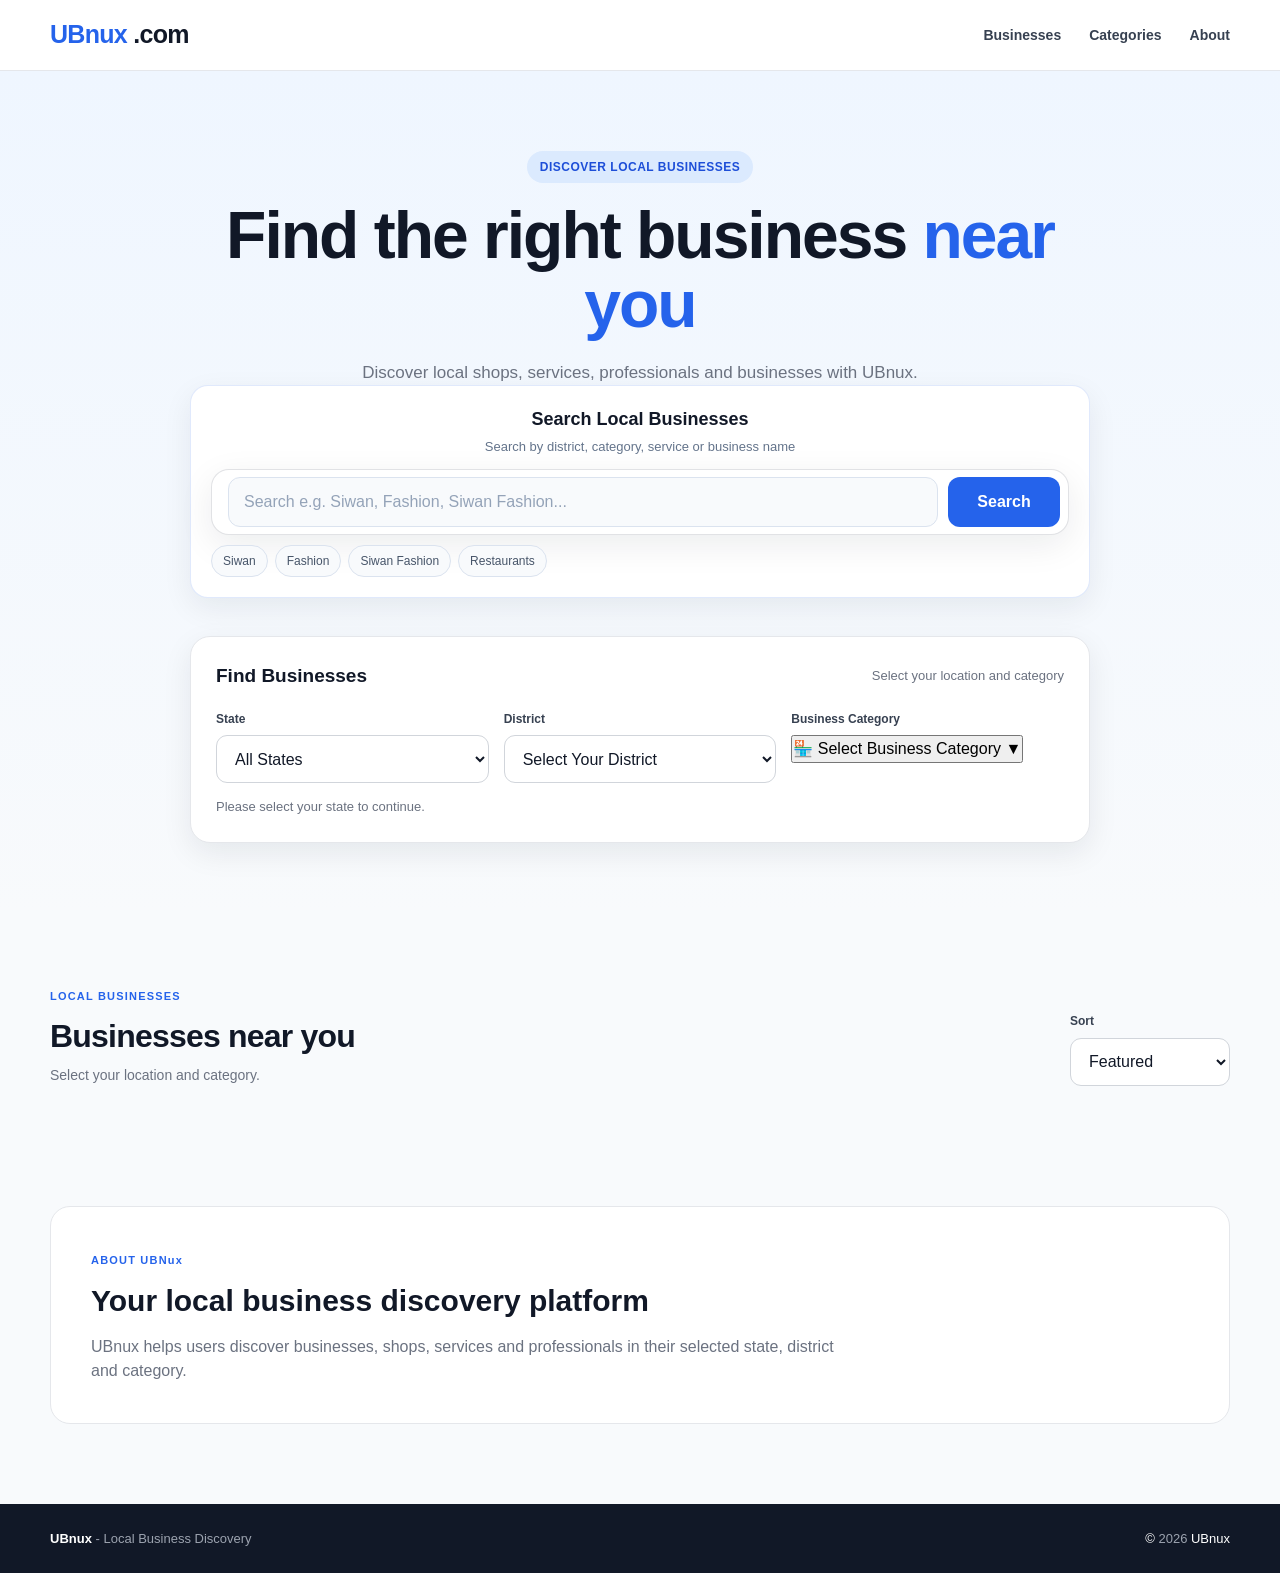
<file: index.html>
<!DOCTYPE html>
<html lang="en-IN">

<head>

  <!-- =====================================================
       DOCUMENT
  ====================================================== -->

  <meta charset="UTF-8">

  <meta
    name="viewport"
    content="width=device-width, initial-scale=1.0"
  >

  <meta
    name="theme-color"
    content="#2563eb"
  >


  <!-- =====================================================
       PRIMARY SEO
  ====================================================== -->

  <title>
    UBnux - Find Local Businesses, Shops & Services Near You
  </title>

  <meta
    name="description"
    content="Discover local businesses, shops, services and professionals near you. Find business details, locations, services and contact information with UBnux."
  >

  <meta
    name="robots"
    content="index,follow,max-image-preview:large,max-snippet:-1,max-video-preview:-1"
  >

  <link
    rel="canonical"
    href="https://ubnux.com/"
  >

  <link rel="sitemap" type="application/xml" href="/sitemap-businesses.xml">


  <!-- =====================================================
       OPEN GRAPH
  ====================================================== -->

  <meta
    property="og:site_name"
    content="UBnux"
  >

  <meta
    property="og:type"
    content="website"
  >

  <meta
    property="og:title"
    content="UBnux - Find Local Businesses, Shops & Services Near You"
  >

  <meta
    property="og:description"
    content="Discover local businesses, shops, services and professionals near you with UBnux."
  >

  <meta
    property="og:url"
    content="https://ubnux.com/"
  >

  <meta
    property="og:locale"
    content="en_IN"
  >

  <meta
    property="og:image"
    content="https://ubnux.com/assets/images/default-business.jpg"
  >

  <meta
    property="og:image:alt"
    content="UBnux local business discovery platform"
  >


  <!-- =====================================================
       TWITTER / SOCIAL
  ====================================================== -->

  <meta
    name="twitter:card"
    content="summary_large_image"
  >

  <meta
    name="twitter:title"
    content="UBnux - Find Local Businesses, Shops & Services Near You"
  >

  <meta
    name="twitter:description"
    content="Discover local businesses, shops, services and professionals near you with UBnux."
  >

  <meta
    name="twitter:image"
    content="https://ubnux.com/assets/images/default-business.jpg"
  >


  <!-- =====================================================
       STYLES
  ====================================================== -->

  <link
    rel="stylesheet"
    href="/assets/css/style.css?v=20260925-1"
  >

  <!-- =====================================================
       SMART SEARCH
       -----------------------------------------------------
       Supports:
       /siwan/
       /fashion/
       /siwan/fashion/
       /green-india-siwan/
       /siwaan-fashon-siwan/
       and business-name search.
  ====================================================== -->

  <link
    rel="stylesheet"
    href="/assets/css/smart-search.css?v=1.0.0"
  >


  <!-- =====================================================
       PRECONNECT
       Helps reduce connection latency for future assets.
  ====================================================== -->

  <link
    rel="preconnect"
    href="https://fonts.googleapis.com"
  >

  <link
    rel="preconnect"
    href="https://fonts.gstatic.com"
    crossorigin
  >


<style id="ubnux-smart-search-static-css">
.ubnux-smart-search-static{width:100%;margin:0 0 18px;padding:20px;border:1px solid rgba(37,99,235,.14);border-radius:18px;background:#fff;box-shadow:0 10px 30px rgba(15,23,42,.07);box-sizing:border-box}
.ubnux-smart-search-static-title{display:flex;flex-direction:column;gap:4px;margin-bottom:12px}
.ubnux-smart-search-static-title strong{font-size:18px;color:#111827}
.ubnux-smart-search-static-title span{font-size:13px;color:#64748b}
.ubnux-smart-search-form{display:flex;gap:10px;width:100%}
.ubnux-smart-search-form input{flex:1;min-width:0;height:50px;padding:0 15px;border:1px solid #dbe3ef;border-radius:12px;background:#f8fafc;color:#111827;font:inherit;box-sizing:border-box;outline:none}
.ubnux-smart-search-form input:focus{background:#fff;border-color:#2563eb;box-shadow:0 0 0 4px rgba(37,99,235,.1)}
.ubnux-smart-search-form button{height:50px;padding:0 22px;border:0;border-radius:12px;background:#2563eb;color:#fff;font:inherit;font-weight:700;cursor:pointer}
.ubnux-smart-search-hints{display:flex;flex-wrap:wrap;gap:7px;margin-top:10px}
.ubnux-smart-search-hints button{padding:6px 11px;border:1px solid #dbe3ef;border-radius:999px;background:#f8fafc;color:#475569;font:inherit;font-size:12px;cursor:pointer}
.ubnux-smart-search-hints button:hover{background:#eff6ff;border-color:#93c5fd;color:#1d4ed8}
@media(max-width:600px){.ubnux-smart-search-static{padding:15px;border-radius:15px}.ubnux-smart-search-form{flex-direction:column}.ubnux-smart-search-form input,.ubnux-smart-search-form button{width:100%;height:48px}.ubnux-smart-search-hints{gap:6px}}
</style>
<link rel="stylesheet" href="/assets/css/secure-business.css?v=5.0.1">
</head>


<body>


  <!-- =====================================================
       GLOBAL PAGE LOADER
       -----------------------------------------------------
       Used by the homepage application.
       Business pages use their own loader below.
  ====================================================== -->

  <div
    id="pageLoader"
    class="page-loader"
    aria-hidden="true"
  >

    <div class="loader-box">

      <div
        class="spinner"
        aria-hidden="true"
      ></div>

      <div
        id="loaderText"
        class="loader-text"
      >
        Loading UBnux...
      </div>

    </div>

  </div>


  <!-- =====================================================
       HOMEPAGE APPLICATION
       -----------------------------------------------------
       Everything inside this wrapper belongs to the
       normal UBnux directory/homepage.
  ====================================================== -->

  <div id="homePage">


    <!-- ===================================================
         SITE HEADER
    ==================================================== -->

    <header class="site-header">

      <div class="container header-inner">


        <!-- BRAND -->

        <a
          href="/"
          class="brand"
          aria-label="UBnux Home"
        >

          <span class="brand-main">
            UBnux
          </span>

          <span class="brand-dot">
            .com
          </span>

        </a>


        <!-- MOBILE MENU -->

        <button
          id="mobileMenuButton"
          class="mobile-menu-button"
          type="button"
          aria-label="Open menu"
          aria-controls="mainNav"
          aria-expanded="false"
        >
          ☰
        </button>


        <!-- NAVIGATION -->

        <nav
          id="mainNav"
          class="main-nav"
          aria-label="Main navigation"
        >

          <a href="#businesses">
            Businesses
          </a>

          <a href="#categories">
            Categories
          </a>

          <a href="#about">
            About
          </a>

        </nav>


      </div>

    </header>


    <!-- ===================================================
         HOMEPAGE MAIN
    ==================================================== -->

    <main id="homeMain">


      <!-- =================================================
           HERO
      ================================================== -->

      <section
        class="hero"
        aria-labelledby="heroTitle"
      >

        <div class="container">

          <div class="hero-content">


            <span class="hero-badge">
              Discover Local Businesses
            </span>


            <h1 id="heroTitle">

              Find the right business

              <span>
                near you
              </span>

            </h1>


            <p>
              Discover local shops, services, professionals
              and businesses with UBnux.
            </p>


            <!-- ===========================================
                 LOCATION / CATEGORY SELECTOR
            ============================================ -->

                          <div class="ubnux-smart-search-static" id="ubnuxSmartSearchStatic">
                <div class="ubnux-smart-search-static-title">
                  <strong>Search Local Businesses</strong>
                  <span>Search by district, category, service or business name</span>
                </div>
                <form id="ubnuxSmartSearchForm" class="ubnux-smart-search-form" role="search">
                  <input id="ubnuxSmartSearchInput" data-ubnux-search="true" type="search" name="q" autocomplete="off" spellcheck="false" placeholder="Search e.g. Siwan, Fashion, Siwan Fashion..." aria-label="Search local businesses">
                  <button type="submit">Search</button>
                </form>
                <div class="ubnux-smart-search-hints">
                  <button type="button" data-smart-query="siwan">Siwan</button>
                  <button type="button" data-smart-query="fashion">Fashion</button>
                  <button type="button" data-smart-query="siwan fashion">Siwan Fashion</button>
                  <button type="button" data-smart-query="restaurants">Restaurants</button>
                </div>
              </div>

<div class="selector-card">


              <div class="selector-title">

                <strong>
                  Find Businesses
                </strong>

                <span>
                  Select your location and category
                </span>

              </div>


              <div class="selector-grid">


                <!-- =======================================
                     STATE
                ======================================== -->

                <div class="field-group">

                  <label for="stateFilter">
                    State
                  </label>

                  <select
                    id="stateFilter"
                    disabled
                    aria-label="Select State"
                  >

                    <option value="">
                      Select Your State
                    </option>

                  </select>

                </div>


                <!-- =======================================
                     DISTRICT
                ======================================== -->

                <div class="field-group">

                  <label for="districtFilter">
                    District
                  </label>

                  <select
                    id="districtFilter"
                    disabled
                    aria-label="Select District"
                  >

                    <option value="">
                      Select Your District
                    </option>

                  </select>

                </div>


                <!-- =======================================
                     CATEGORY
                ======================================== -->

                <div class="field-group">

                  <label
                    for="categoryDropdownButton"
                  >
                    Business Category
                  </label>


                  <div
                    id="categoryDropdown"
                    class="category-dropdown"
                  >


                    <!-- CATEGORY BUTTON -->

                    <button
                      id="categoryDropdownButton"
                      class="category-dropdown-button"
                      type="button"
                      aria-haspopup="listbox"
                      aria-expanded="false"
                      aria-controls="categoryDropdownMenu"
                      disabled
                    >

                      <span
                        id="selectedCategoryIcon"
                        class="category-selected-icon"
                        aria-hidden="true"
                      >
                        🏪
                      </span>


                      <span
                        id="selectedCategoryText"
                        class="category-selected-text"
                      >
                        Select Business Category
                      </span>


                      <span
                        class="category-arrow"
                        aria-hidden="true"
                      >
                        ▼
                      </span>

                    </button>


                    <!-- CATEGORY MENU -->

                    <div
                      id="categoryDropdownMenu"
                      class="category-dropdown-menu"
                      role="listbox"
                      aria-label="Business Category"
                      hidden
                    >


                      <!-- CATEGORY SEARCH -->

                      <div class="category-search">

                        <input
                          id="categorySearchInput"
                          type="search"
                          placeholder="Search category..."
                          autocomplete="off"
                          aria-label="Search business category"
                        >

                      </div>


                      <!-- CATEGORY OPTIONS -->

                      <div
                        id="categoryOptions"
                        class="category-options"
                      >
                        <!-- Dynamic categories -->
                      </div>


                      <!-- EMPTY RESULT -->

                      <div
                        id="categoryEmptyState"
                        class="category-empty-state"
                        hidden
                      >
                        No category found.
                      </div>


                    </div>

                  </div>

                </div>


              </div>


              <!-- SELECTION MESSAGE -->

              <div
                id="selectionMessage"
                class="selection-message"
                role="status"
                aria-live="polite"
              >
                Please select your state to continue.
              </div>


            </div>

          </div>

        </div>

      </section>


      <!-- =================================================
           BUSINESS DIRECTORY
      ================================================== -->

      <section
        id="businesses"
        class="business-section"
        aria-labelledby="businessSectionTitle"
      >

        <div class="container">


          <!-- SECTION HEADER -->

          <div class="section-header">

            <div>

              <span class="section-kicker">
                LOCAL BUSINESSES
              </span>

              <h2 id="businessSectionTitle">
                Businesses near you
              </h2>

              <p
                id="businessSummary"
                class="business-summary"
              >
                Select your location and category.
              </p>

            </div>


            <!-- SORT -->

            <div class="sort-wrapper">

              <label for="sortFilter">
                Sort
              </label>

              <select
                id="sortFilter"
                disabled
              >

                <option value="featured">
                  Featured
                </option>

                <option value="rating">
                  Rating
                </option>

                <option value="name">
                  Name
                </option>

              </select>

            </div>


          </div>


          <!-- BUSINESS GRID -->

          <div
            id="businessGrid"
            class="business-grid"
          ></div>


          <!-- EMPTY STATE -->

          <div
            id="emptyState"
            class="empty-state hidden"
          >

            <div
              class="empty-icon"
              aria-hidden="true"
            >
              🔎
            </div>

            <h3>
              No businesses found
            </h3>

            <p>
              We couldn't find any businesses
              for your selected location and category.
            </p>

          </div>


          <!-- LOAD MORE -->

          <div
            id="loadMoreWrapper"
            class="load-more-wrapper hidden"
          >

            <button
              id="loadMoreButton"
              class="load-more-button"
              type="button"
            >
              Load More
            </button>

          </div>


        </div>

      </section>


      <!-- =================================================
           ABOUT
      ================================================== -->

      <section
        id="about"
        class="about-section"
        aria-labelledby="aboutTitle"
      >

        <div class="container">

          <div class="about-card">

            <span class="section-kicker">
              ABOUT UBNux
            </span>

            <h2 id="aboutTitle">
              Your local business discovery platform
            </h2>

            <p>
              UBnux helps users discover businesses,
              shops, services and professionals in their
              selected state, district and category.
            </p>

          </div>

        </div>

      </section>


    </main>


    <!-- ===================================================
         SITE FOOTER
    ==================================================== -->

    <footer class="site-footer">

      <div class="container footer-inner">

        <div>

          <strong>
            UBnux
          </strong>

          <span>
            - Local Business Discovery
          </span>

        </div>


        <div>

          ©
          <span id="currentYear"></span>
          UBnux

        </div>

      </div>

    </footer>


  </div>
  <!-- /#homePage -->


  <!-- =====================================================
       BUSINESS SEO PAGE
       -----------------------------------------------------
       URL:
       /in/{state}/{district}/{category}/{business}/

       This shell is intentionally OUTSIDE #homePage.

       business-page.js controls:
       - loading
       - error
       - template
       - business content
       - SEO
       - schema
       - breadcrumbs
  ====================================================== -->

  <div
    id="businessPageRoot"
    class="business-page-root"
    hidden
    aria-live="polite"
  >


    <!-- ===================================================
         BUSINESS PAGE LOADER
    ==================================================== -->

    <div
      id="businessPageLoader"
      class="business-page-loader"
      hidden
      aria-live="polite"
      aria-busy="true"
    >

      <div class="business-page-loader-inner">

        <div
          class="business-page-loader-spinner"
          aria-hidden="true"
        ></div>

        <p>
          Loading business...
        </p>

      </div>

    </div>


    <!-- ===================================================
         BUSINESS PAGE ERROR
    ==================================================== -->

    <div
      id="businessPageError"
      class="business-page-error"
      hidden
      role="alert"
    ></div>


    <!-- ===================================================
         BUSINESS TEMPLATE CONTENT

         Individual template HTML is injected here.

         Example:
         /assets/business-sites/clothing/index.html
         /assets/business-sites/restaurant/index.html
    ==================================================== -->

    <main
      id="businessPageContent"
      class="business-page-content"
    ></main>


  </div>
  <!-- /#businessPageRoot -->


  <!-- =====================================================
       JAVASCRIPT
       ===================================================== -->


  <!-- =====================================================
       CORE CONFIG
  ====================================================== -->

  <script src="/assets/js/config.js?v=8.0.0"></script>
<script src="/assets/js/cache.js?v=8.0.0"></script>


  <!-- =====================================================
       CORE ROUTER
  ====================================================== -->

  <script src="/assets/js/router.js?v=8.0.0"></script>


  <!-- =====================================================
       API CLIENT
  ====================================================== -->

  <script src="/assets/js/api.js?v=8.0.0"></script>


  <!-- =====================================================
       SEO ROUTER
       -----------------------------------------------------
       Detects:
       /in/state/district/category/business/
  ====================================================== -->

  <script src="/assets/js/seo/seo-router.js?v=6.5.0"></script>


  <!-- =====================================================
       SEO META
       -----------------------------------------------------
       Controls:
       - title
       - description
       - canonical
       - robots
       - Open Graph
       - Twitter
  ====================================================== -->

  <script src="/assets/js/seo/seo-meta.js?v=5.0.1"></script>


  <!-- =====================================================
       SEO SCHEMA
       -----------------------------------------------------
       Renders backend-generated JSON-LD only.
  ====================================================== -->

  <script src="/assets/js/seo/schema.js?v=5.0.1"></script>


  <!-- =====================================================
       BUSINESS SEO PAGE CONTROLLER
       -----------------------------------------------------
       Controls:
       - business route
       - API lookup
       - template loading
       - business data binding
       - SEO
       - breadcrumbs
       - schema
  ====================================================== -->

  <script>
(function(){
  "use strict";
  var permanent=false;
  if(window.UBnuxRouter && typeof window.UBnuxRouter.isBusinessRoute==="function"){
    permanent=window.UBnuxRouter.isBusinessRoute();
  }else{
    var p=(window.location.pathname||"/").split("?")[0].split("#")[0]
      .split("/").filter(Boolean).map(function(x){
        try{return decodeURIComponent(x).toLowerCase();}catch(e){return String(x).toLowerCase();}
      });
    permanent=p.length===5 && p[0]==="in" && !!p[1] && !!p[2] && !!p[3] && !!p[4];
  }
  if(!permanent) return;

  var s=document.createElement("script");
  s.src="/assets/js/seo/business-page.js?v=5.7.0";
  s.async=false;
  document.head.appendChild(s);
})();
</script>


  <!-- =====================================================
       HOMEPAGE / DIRECTORY SYSTEM
  ====================================================== -->

  <script src="/assets/js/storage.js?v=8.0.0"></script>

  <script src="/assets/js/state.js?v=8.0.0"></script>

  <script src="/assets/js/districts.js?v=8.0.0"></script>

  <script src="/assets/js/categories.js?v=8.0.0"></script>

  <script src="/assets/js/businesses.js?v=8.0.0"></script>

  <!-- =====================================================
       SMART SEARCH CONTROLLER
       -----------------------------------------------------
       Must load before app.js so Smart Search routes are
       recognized before normal directory initialization.
  ====================================================== -->

  <script src="/assets/js/smart-search.js?v=8.1.0"></script>

  <!-- =====================================================
       MAIN APPLICATION
       -----------------------------------------------------
       Smart Search aware application controller.
  ====================================================== -->

  <!-- Smart Search behavior is owned by smart-search.js. -->
<script src="/assets/js/app.js?v=8.0.0"></script>




</body>

</html>
</file>
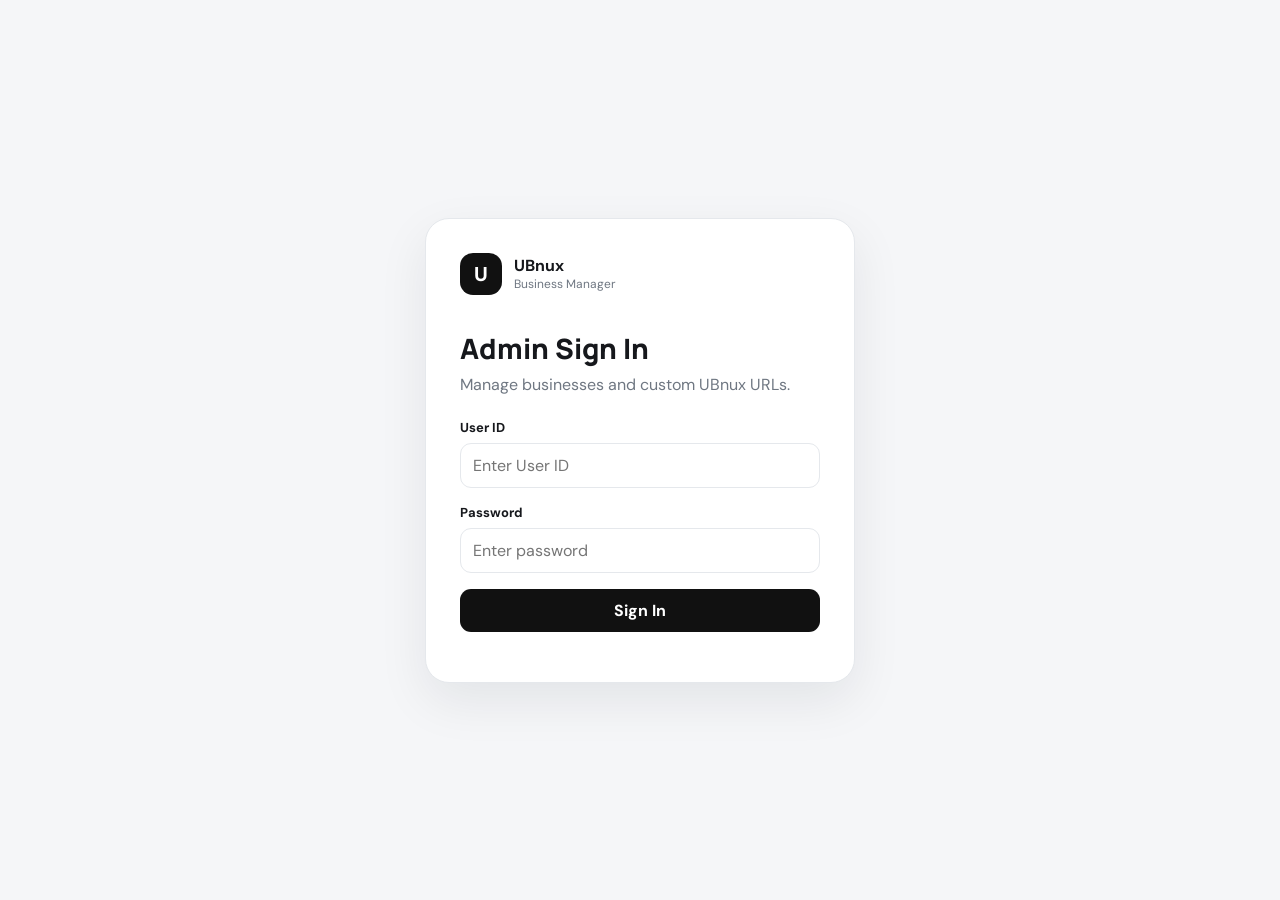
<file: business-manager/index.html>
<!DOCTYPE html>
<html lang="en-IN">

<head>

  <meta charset="UTF-8">

  <meta
    name="viewport"
    content="width=device-width,initial-scale=1"
  >

  <title>UBnux Business Manager</title>

  <meta
    name="robots"
    content="noindex,nofollow"
  >

  <meta
    name="theme-color"
    content="#111111"
  >

  <link
    rel="preconnect"
    href="https://fonts.googleapis.com"
  >

  <link
    rel="preconnect"
    href="https://fonts.gstatic.com"
    crossorigin
  >

  <link
    href="https://fonts.googleapis.com/css2?family=DM+Sans:wght@400;500;600;700&family=Manrope:wght@600;700;800&display=swap"
    rel="stylesheet"
  >

  <link
    rel="stylesheet"
    href="./assets/css/style.css"
  >

</head>


<body>


<!-- =====================================================
     GLOBAL TOAST
===================================================== -->

<div
  id="toastHost"
  class="toast-host"
  aria-live="polite"
  aria-atomic="true"
></div>


<!-- =====================================================
     LOGIN VIEW
===================================================== -->

<section
  id="loginView"
  class="auth-shell"
>

  <div class="auth-card">


    <!-- BRAND -->

    <div class="brand">

      <div class="brand-mark">
        U
      </div>

      <div>

        <b>
          UBnux
        </b>

        <small>
          Business Manager
        </small>

      </div>

    </div>


    <!-- LOGIN HEADING -->

    <h1>
      Admin Sign In
    </h1>


    <p class="muted">
      Manage businesses and custom UBnux URLs.
    </p>


    <!-- LOGIN FORM -->

    <form
      id="loginForm"
      class="stack"
      data-login-form
      autocomplete="on"
    >


      <!-- USER ID -->

      <label>

        <span>
          User ID
        </span>

        <input
          id="loginUserId"
          name="userId"
          type="text"
          required
          autocomplete="username"
          autocapitalize="none"
          spellcheck="false"
          placeholder="Enter User ID"
        >

      </label>


      <!-- PASSWORD -->

      <label>

        <span>
          Password
        </span>

        <input
          id="loginPassword"
          name="password"
          type="password"
          required
          autocomplete="current-password"
          placeholder="Enter password"
        >

      </label>


      <!-- LOGIN BUTTON -->

      <button
        id="loginBtn"
        class="btn primary"
        type="submit"
      >
        Sign In
      </button>


      <!-- LOGIN MESSAGE -->

      <div
        id="loginMessage"
        class="message"
        data-login-message
        role="status"
        aria-live="polite"
      ></div>


    </form>


  </div>

</section>



<!-- =====================================================
     APPLICATION
===================================================== -->

<div
  id="appView"
  class="app"
  hidden
>


  <!-- ===================================================
       SIDEBAR
  ==================================================== -->

  <aside class="sidebar">


    <!-- SIDEBAR BRAND -->

    <div class="brand side-brand">

      <div class="brand-mark">
        U
      </div>

      <div>

        <b>
          UBnux
        </b>

        <small>
          Business Manager
        </small>

      </div>

    </div>


    <!-- NAVIGATION -->

    <nav
      aria-label="Business Manager navigation"
    >

      <button
        type="button"
        class="nav-btn active"
        data-view="dashboard"
      >
        Dashboard
      </button>


      <button
        type="button"
        class="nav-btn"
        data-view="businesses"
      >
        Businesses
      </button>


      <button
        type="button"
        class="nav-btn"
        data-view="editor"
      >
        Add Business
      </button>

    </nav>


    <!-- SIDEBAR BOTTOM -->

    <div class="side-bottom">


      <div>

        <strong
          id="adminName"
        >
          Admin
        </strong>

        <small
          id="adminRole"
        >
          Administrator
        </small>

      </div>


      <button
        id="logoutBtn"
        class="btn ghost"
        type="button"
      >
        Logout
      </button>


    </div>


  </aside>



  <!-- ===================================================
       MAIN
  ==================================================== -->

  <main class="main">


    <!-- TOPBAR -->

    <header class="topbar">


      <div>

        <h2
          id="pageTitle"
        >
          Dashboard
        </h2>

        <p
          id="pageSub"
        >
          UBnux marketplace overview
        </p>

      </div>


      <button
        class="btn primary"
        type="button"
        data-view="editor"
      >
        + Add Business
      </button>


    </header>



    <!-- =================================================
         DASHBOARD
    ================================================== -->

    <section
      id="view-dashboard"
      class="view"
      data-view-panel="dashboard"
    >


      <!-- STATS -->

      <div class="stats">


        <article>

          <span>
            Total Businesses
          </span>

          <strong
            id="statTotal"
          >
            0
          </strong>

        </article>


        <article>

          <span>
            Active
          </span>

          <strong
            id="statActive"
          >
            0
          </strong>

        </article>


        <article>

          <span>
            Verified
          </span>

          <strong
            id="statVerified"
          >
            0
          </strong>

        </article>


        <article>

          <span>
            Custom URLs
          </span>

          <strong
            id="statUrls"
          >
            0
          </strong>

        </article>


      </div>



      <!-- RECENT BUSINESSES -->

      <div class="panel">


        <div class="panel-head">


          <div>

            <h3>
              Recent Businesses
            </h3>

            <p>
              Latest UBnux listings.
            </p>

          </div>


        </div>


        <div
          id="recentTable"
        ></div>


      </div>


    </section>



    <!-- =================================================
         BUSINESSES
    ================================================== -->

    <section
      id="view-businesses"
      class="view"
      data-view-panel="businesses"
      hidden
    >


      <div class="panel">


        <div
          class="panel-head wrap"
        >


          <div>

            <h3>
              Businesses
            </h3>

            <p>
              Search, edit and manage listings.
            </p>

          </div>


          <!-- FILTERS -->

          <div class="filters">


            <input
              id="searchBox"
              type="search"
              placeholder="Search business, ID, mobile..."
              autocomplete="off"
            >


            <select
              id="filterDistrict"
            >

              <option value="">
                All districts
              </option>

            </select>


            <select
              id="filterCategory"
            >

              <option value="">
                All categories
              </option>

            </select>


          </div>


        </div>


        <div
          id="businessTable"
        ></div>


      </div>


    </section>



    <!-- =================================================
         BUSINESS EDITOR
    ================================================== -->

    <section
      id="view-editor"
      class="view"
      data-view-panel="editor"
      hidden
    >


      <form
        id="businessForm"
        autocomplete="off"
      >


        <!-- BUSINESS ID -->

        <input
          id="businessId"
          name="BusinessID"
          type="hidden"
        >


        <div class="editor-grid">


          <!-- =================================================
               LEFT COLUMN
          ================================================== -->

          <div>


            <!-- CORE INFORMATION -->

            <div class="panel">


              <div class="panel-head">


                <div>

                  <h3
                    id="formTitle"
                  >
                    Add Business
                  </h3>

                  <p>
                    Core listing information.
                  </p>

                </div>


              </div>


              <div class="form-grid">


                <!-- BUSINESS NAME -->

                <label class="wide">

                  <span>
                    Business Name *
                  </span>

                  <input
                    id="businessName"
                    name="BusinessName"
                    type="text"
                    required
                  >

                </label>


                <!-- DISTRICT -->

                <label>

                  <span>
                    District *
                  </span>

                  <select
                    id="districtId"
                    name="DistrictID"
                    required
                  >

                    <option value="">
                      Select District
                    </option>

                  </select>

                </label>


                <!-- CATEGORY -->

                <label>

                  <span>
                    Category *
                  </span>

                  <select
                    id="categoryId"
                    name="CategoryID"
                    required
                  >

                    <option value="">
                      Select Category
                    </option>

                  </select>

                </label>


                <!-- OWNER -->

                <label>

                  <span>
                    Owner Name
                  </span>

                  <input
                    id="ownerName"
                    name="OwnerName"
                    type="text"
                  >

                </label>


                <!-- MOBILE -->

                <label>

                  <span>
                    Mobile
                  </span>

                  <input
                    id="mobile"
                    name="Mobile"
                    type="tel"
                    inputmode="tel"
                  >

                </label>


                <!-- WHATSAPP -->

                <label>

                  <span>
                    WhatsApp
                  </span>

                  <input
                    id="whatsapp"
                    name="WhatsApp"
                    type="tel"
                    inputmode="tel"
                  >

                </label>


                <!-- EMAIL -->

                <label>

                  <span>
                    Email
                  </span>

                  <input
                    id="email"
                    name="Email"
                    type="email"
                  >

                </label>


                <!-- ADDRESS -->

                <label class="wide">

                  <span>
                    Address
                  </span>

                  <input
                    id="address"
                    name="Address"
                    type="text"
                  >

                </label>


                <!-- AREA -->

                <label>

                  <span>
                    Area
                  </span>

                  <input
                    id="area"
                    name="Area"
                    type="text"
                  >

                </label>


                <!-- PINCODE -->

                <label>

                  <span>
                    Pincode
                  </span>

                  <input
                    id="pincode"
                    name="Pincode"
                    type="text"
                    inputmode="numeric"
                  >

                </label>


                <!-- SHORT DESCRIPTION -->

                <label class="wide">

                  <span>
                    Short Description
                  </span>

                  <textarea
                    id="shortDescription"
                    name="ShortDescription"
                    rows="3"
                  ></textarea>

                </label>


                <!-- LONG DESCRIPTION -->

                <label class="wide">

                  <span>
                    Long Description
                  </span>

                  <textarea
                    id="longDescription"
                    name="LongDescription"
                    rows="6"
                  ></textarea>

                </label>


              </div>


            </div>



            <!-- =================================================
                 MEDIA & BUSINESS INFO
            ================================================== -->

            <div class="panel">


              <div class="panel-head">


                <div>

                  <h3>
                    Media & Business Info
                  </h3>

                  <p>
                    Optional listing details.
                  </p>

                </div>


              </div>


              <div class="form-grid">


                <!-- LOGO -->

                <label class="wide">

                  <span>
                    Logo URL
                  </span>

                  <input
                    id="logoUrl"
                    name="LogoURL"
                    type="url"
                  >

                </label>


                <!-- COVER -->

                <label class="wide">

                  <span>
                    Cover URL
                  </span>

                  <input
                    id="coverUrl"
                    name="CoverURL"
                    type="url"
                  >

                </label>


                <!-- OPENING -->

                <label>

                  <span>
                    Opening Time
                  </span>

                  <input
                    id="openingTime"
                    name="OpeningTime"
                    type="time"
                  >

                </label>


                <!-- CLOSING -->

                <label>

                  <span>
                    Closing Time
                  </span>

                  <input
                    id="closingTime"
                    name="ClosingTime"
                    type="time"
                  >

                </label>


                <!-- WORKING DAYS -->

                <label class="wide">

                  <span>
                    Working Days
                  </span>

                  <input
                    id="workingDays"
                    name="WorkingDays"
                    type="text"
                    placeholder="Mon,Tue,Wed,Thu,Fri,Sat"
                  >

                </label>


                <!-- STATUS -->

                <label>

                  <span>
                    Status
                  </span>

                  <select
                    id="businessStatus"
                    name="BusinessStatus"
                  >

                    <option value="Active">
                      Active
                    </option>

                    <option value="Inactive">
                      Inactive
                    </option>

                    <option value="Pending">
                      Pending
                    </option>

                  </select>

                </label>


                <!-- ESTABLISHED -->

                <label>

                  <span>
                    Established Year
                  </span>

                  <input
                    id="establishedYear"
                    name="EstablishedYear"
                    type="number"
                    min="1800"
                    max="2100"
                  >

                </label>


                <!-- VERIFIED -->

                <label class="check">

                  <input
                    id="verified"
                    name="Verified"
                    type="checkbox"
                  >

                  <span>
                    Verified
                  </span>

                </label>


                <!-- FEATURED -->

                <label class="check">

                  <input
                    id="featured"
                    name="Featured"
                    type="checkbox"
                  >

                  <span>
                    Featured
                  </span>

                </label>


                <!-- WEBSITE -->

                <label class="wide">

                  <span>
                    Website URL
                  </span>

                  <input
                    id="websiteUrl"
                    name="WebsiteURL"
                    type="url"
                  >

                </label>


                <!-- INSTAGRAM -->

                <label>

                  <span>
                    Instagram URL
                  </span>

                  <input
                    id="instagramUrl"
                    name="InstagramURL"
                    type="url"
                  >

                </label>


                <!-- FACEBOOK -->

                <label>

                  <span>
                    Facebook URL
                  </span>

                  <input
                    id="facebookUrl"
                    name="FacebookURL"
                    type="url"
                  >

                </label>


                <!-- YOUTUBE -->

                <label>

                  <span>
                    YouTube URL
                  </span>

                  <input
                    id="youtubeUrl"
                    name="YoutubeURL"
                    type="url"
                  >

                </label>


                <!-- GOOGLE PLACE -->

                <label>

                  <span>
                    Google Place URL
                  </span>

                  <input
                    id="googlePlaceUrl"
                    name="GooglePlaceURL"
                    type="url"
                  >

                </label>


                <!-- SEO TITLE -->

                <label class="wide">

                  <span>
                    SEO Title
                  </span>

                  <input
                    id="seoTitle"
                    name="SEO_Title"
                    type="text"
                  >

                </label>


                <!-- SEO DESCRIPTION -->

                <label class="wide">

                  <span>
                    SEO Description
                  </span>

                  <textarea
                    id="seoDescription"
                    name="SEO_Description"
                    rows="3"
                  ></textarea>

                </label>


              </div>


            </div>


          </div>



          <!-- =================================================
               RIGHT COLUMN
          ================================================== -->

          <aside>


            <div
              class="panel sticky"
            >


              <!-- CUSTOM URL -->

              <div class="panel-head">


                <div>

                  <h3>
                    Custom Business URL
                  </h3>

                  <p>
                    Generate a globally unique URL.
                  </p>

                </div>


              </div>



              <!-- URL INPUT -->

              <div class="url-box">


                <small
                  id="urlPrefix"
                >
                  https://ubnux.com/
                </small>


                <input
                  id="customSlug"
                  name="Slug"
                  class="slug"
                  type="text"
                  placeholder="business-name"
                  autocomplete="off"
                  autocapitalize="none"
                  spellcheck="false"
                >


              </div>



              <!-- SLUG STATUS -->

              <div
                id="slugStatus"
                class="slug-status neutral"
                role="status"
                aria-live="polite"
              >
                Generate or enter a slug.
              </div>



              <!-- SLUG ACTIONS -->

              <div
                class="row-actions"
              >

                <button
                  id="generateSlugBtn"
                  type="button"
                  class="btn light"
                >
                  Generate
                </button>


                <button
                  id="checkSlugBtn"
                  type="button"
                  class="btn light"
                >
                  Check Availability
                </button>

              </div>



              <!-- CURRENT URL -->

              <div
                id="currentUrlBox"
                class="current-url"
                hidden
              >

                <small>
                  Public URL
                </small>


                <a
                  id="currentUrl"
                  href="#"
                  target="_blank"
                  rel="noopener noreferrer"
                ></a>


                <div
                  class="row-actions zero"
                >

                  <button
                    id="copyUrlBtn"
                    class="btn light"
                    type="button"
                  >
                    Copy
                  </button>


                  <button
                    id="openUrlBtn"
                    class="btn light"
                    type="button"
                  >
                    Open
                  </button>

                </div>


              </div>



              <hr>



              <!-- SAVE -->

              <button
                id="saveBtn"
                class="btn primary full"
                type="submit"
              >
                Save Business
              </button>


              <!-- CANCEL -->

              <button
                id="cancelBtn"
                class="btn ghost full"
                type="button"
              >
                Cancel
              </button>


            </div>


          </aside>


        </div>


      </form>


    </section>


  </main>


</div>



<!-- =====================================================
     JAVASCRIPT
===================================================== -->

<script src="./assets/js/config.js"></script>
<script src="./assets/js/api.js"></script>
<script src="./assets/js/auth.js"></script>
<script src="./assets/js/custom-url.js"></script>
<script src="./assets/js/businesses.js"></script>
<script src="./assets/js/dashboard.js"></script>
<script src="./assets/js/app.js"></script>

</body>
</html>
</file>
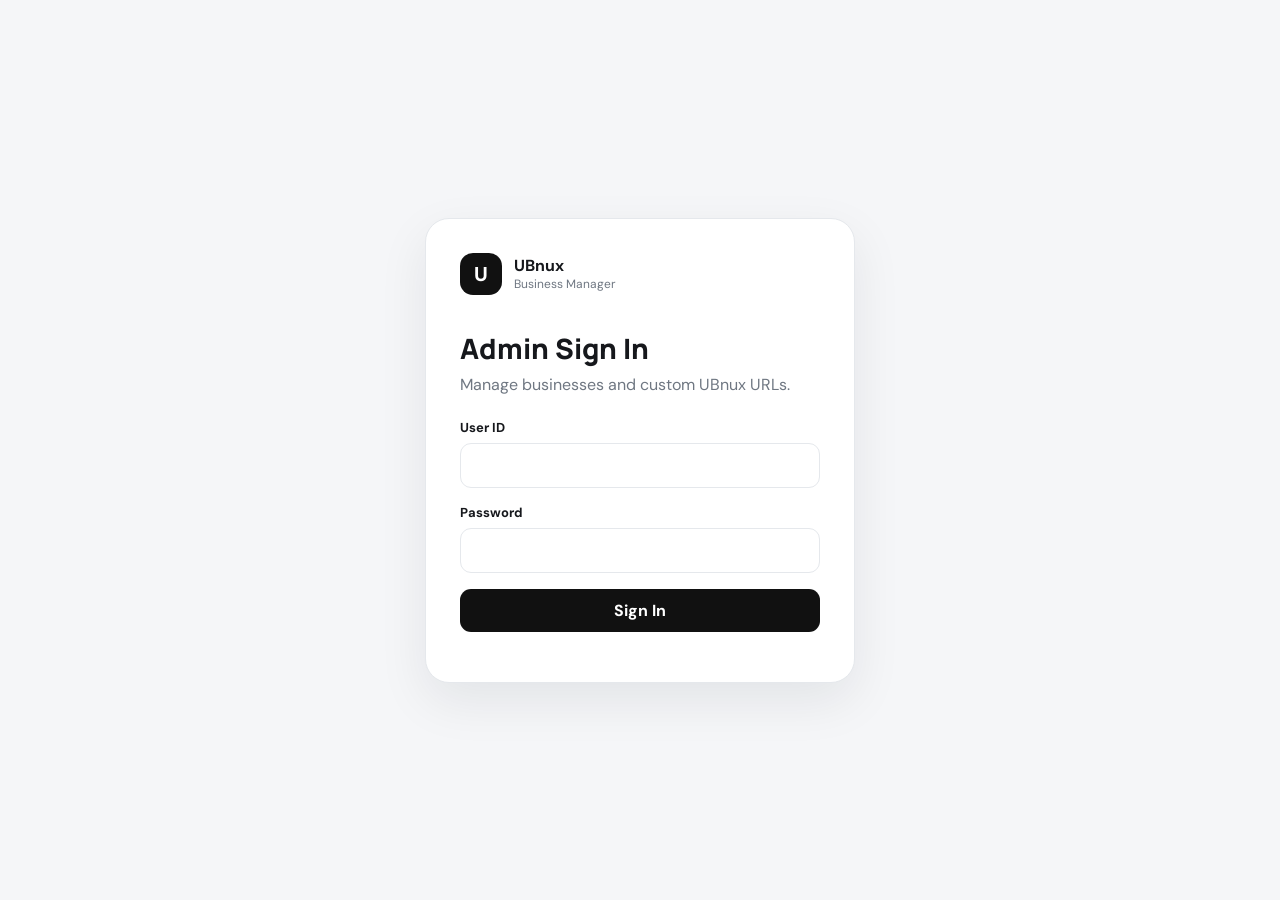
<file: ubnux-business-manager-v1/index.html>
<!DOCTYPE html>
<html lang="en-IN">
<head>
  <meta charset="UTF-8">
  <meta name="viewport" content="width=device-width,initial-scale=1">
  <title>UBnux Business Manager</title>
  <meta name="robots" content="noindex,nofollow">
  <link rel="preconnect" href="https://fonts.googleapis.com">
  <link rel="preconnect" href="https://fonts.gstatic.com" crossorigin>
  <link href="https://fonts.googleapis.com/css2?family=DM+Sans:wght@400;500;600;700&family=Manrope:wght@600;700;800&display=swap" rel="stylesheet">
  <link rel="stylesheet" href="./assets/css/style.css">
</head>
<body>
<div id="toastHost" class="toast-host"></div>

<section id="loginView" class="auth-shell">
  <div class="auth-card">
    <div class="brand"><div class="brand-mark">U</div><div><b>UBnux</b><small>Business Manager</small></div></div>
    <h1>Admin Sign In</h1>
    <p class="muted">Manage businesses and custom UBnux URLs.</p>
    <form id="loginForm" class="stack">
      <label><span>User ID</span><input id="loginUserId" required autocomplete="username"></label>
      <label><span>Password</span><input id="loginPassword" type="password" required autocomplete="current-password"></label>
      <button id="loginBtn" class="btn primary" type="submit">Sign In</button>
      <div id="loginMessage" class="message"></div>
    </form>
  </div>
</section>

<div id="appView" class="app" hidden>
  <aside class="sidebar">
    <div class="brand side-brand"><div class="brand-mark">U</div><div><b>UBnux</b><small>Business Manager</small></div></div>
    <nav>
      <button class="nav-btn active" data-view="dashboard">Dashboard</button>
      <button class="nav-btn" data-view="businesses">Businesses</button>
      <button class="nav-btn" data-view="editor">Add Business</button>
    </nav>
    <div class="side-bottom">
      <div><strong id="adminName">Admin</strong><small id="adminRole">Administrator</small></div>
      <button id="logoutBtn" class="btn ghost">Logout</button>
    </div>
  </aside>

  <main class="main">
    <header class="topbar">
      <div><h2 id="pageTitle">Dashboard</h2><p id="pageSub">UBnux marketplace overview</p></div>
      <button class="btn primary" data-view="editor">+ Add Business</button>
    </header>

    <section id="view-dashboard" class="view">
      <div class="stats">
        <article><span>Total Businesses</span><strong id="statTotal">0</strong></article>
        <article><span>Active</span><strong id="statActive">0</strong></article>
        <article><span>Verified</span><strong id="statVerified">0</strong></article>
        <article><span>Custom URLs</span><strong id="statUrls">0</strong></article>
      </div>
      <div class="panel"><div class="panel-head"><div><h3>Recent Businesses</h3><p>Latest UBnux listings.</p></div></div><div id="recentTable"></div></div>
    </section>

    <section id="view-businesses" class="view" hidden>
      <div class="panel">
        <div class="panel-head wrap"><div><h3>Businesses</h3><p>Search, edit and manage listings.</p></div>
          <div class="filters"><input id="searchBox" placeholder="Search business, ID, mobile..."><select id="filterDistrict"><option value="">All districts</option></select><select id="filterCategory"><option value="">All categories</option></select></div>
        </div>
        <div id="businessTable"></div>
      </div>
    </section>

    <section id="view-editor" class="view" hidden>
      <form id="businessForm">
        <input id="businessId" type="hidden">
        <div class="editor-grid">
          <div>
            <div class="panel"><div class="panel-head"><div><h3 id="formTitle">Add Business</h3><p>Core listing information.</p></div></div>
              <div class="form-grid">
                <label class="wide"><span>Business Name *</span><input id="businessName" required></label>
                <label><span>District *</span><select id="districtId" required></select></label>
                <label><span>Category *</span><select id="categoryId" required></select></label>
                <label><span>Owner Name</span><input id="ownerName"></label>
                <label><span>Mobile</span><input id="mobile"></label>
                <label><span>WhatsApp</span><input id="whatsapp"></label>
                <label><span>Email</span><input id="email" type="email"></label>
                <label class="wide"><span>Address</span><input id="address"></label>
                <label><span>Area</span><input id="area"></label>
                <label><span>Pincode</span><input id="pincode"></label>
                <label class="wide"><span>Short Description</span><textarea id="shortDescription" rows="3"></textarea></label>
                <label class="wide"><span>Long Description</span><textarea id="longDescription" rows="6"></textarea></label>
              </div>
            </div>

            <div class="panel"><div class="panel-head"><div><h3>Media & Business Info</h3><p>Optional listing details.</p></div></div>
              <div class="form-grid">
                <label class="wide"><span>Logo URL</span><input id="logoUrl"></label>
                <label class="wide"><span>Cover URL</span><input id="coverUrl"></label>
                <label><span>Opening Time</span><input id="openingTime" type="time"></label>
                <label><span>Closing Time</span><input id="closingTime" type="time"></label>
                <label class="wide"><span>Working Days</span><input id="workingDays" placeholder="Mon,Tue,Wed,Thu,Fri,Sat"></label>
                <label><span>Status</span><select id="businessStatus"><option>Active</option><option>Inactive</option><option>Pending</option></select></label>
                <label><span>Established Year</span><input id="establishedYear"></label>
                <label class="check"><input id="verified" type="checkbox"> Verified</label>
                <label class="check"><input id="featured" type="checkbox"> Featured</label>
                <label class="wide"><span>Website URL</span><input id="websiteUrl"></label>
                <label><span>Instagram URL</span><input id="instagramUrl"></label>
                <label><span>Facebook URL</span><input id="facebookUrl"></label>
                <label class="wide"><span>SEO Title</span><input id="seoTitle"></label>
                <label class="wide"><span>SEO Description</span><textarea id="seoDescription" rows="3"></textarea></label>
              </div>
            </div>
          </div>

          <aside>
            <div class="panel sticky">
              <div class="panel-head"><div><h3>Custom Business URL</h3><p>Generate a globally unique URL.</p></div></div>
              <div class="url-box">
                <small id="urlPrefix">https://ubnux.com/</small>
                <input id="customSlug" class="slug" placeholder="business-name" autocomplete="off">
              </div>
              <div id="slugStatus" class="slug-status neutral">Generate or enter a slug.</div>
              <div class="row-actions"><button id="generateSlugBtn" type="button" class="btn light">Generate</button><button id="checkSlugBtn" type="button" class="btn light">Check Availability</button></div>
              <div id="currentUrlBox" class="current-url" hidden><small>Public URL</small><a id="currentUrl" target="_blank" rel="noopener"></a><div class="row-actions zero"><button id="copyUrlBtn" class="btn light" type="button">Copy</button><button id="openUrlBtn" class="btn light" type="button">Open</button></div></div>
              <hr>
              <button id="saveBtn" class="btn primary full" type="submit">Save Business</button>
              <button id="cancelBtn" class="btn ghost full" type="button">Cancel</button>
            </div>
          </aside>
        </div>
      </form>
    </section>
  </main>
</div>

<script src="./assets/js/config.js"></script>
<script src="./assets/js/app.js"></script>
</body>
</html>
</file>
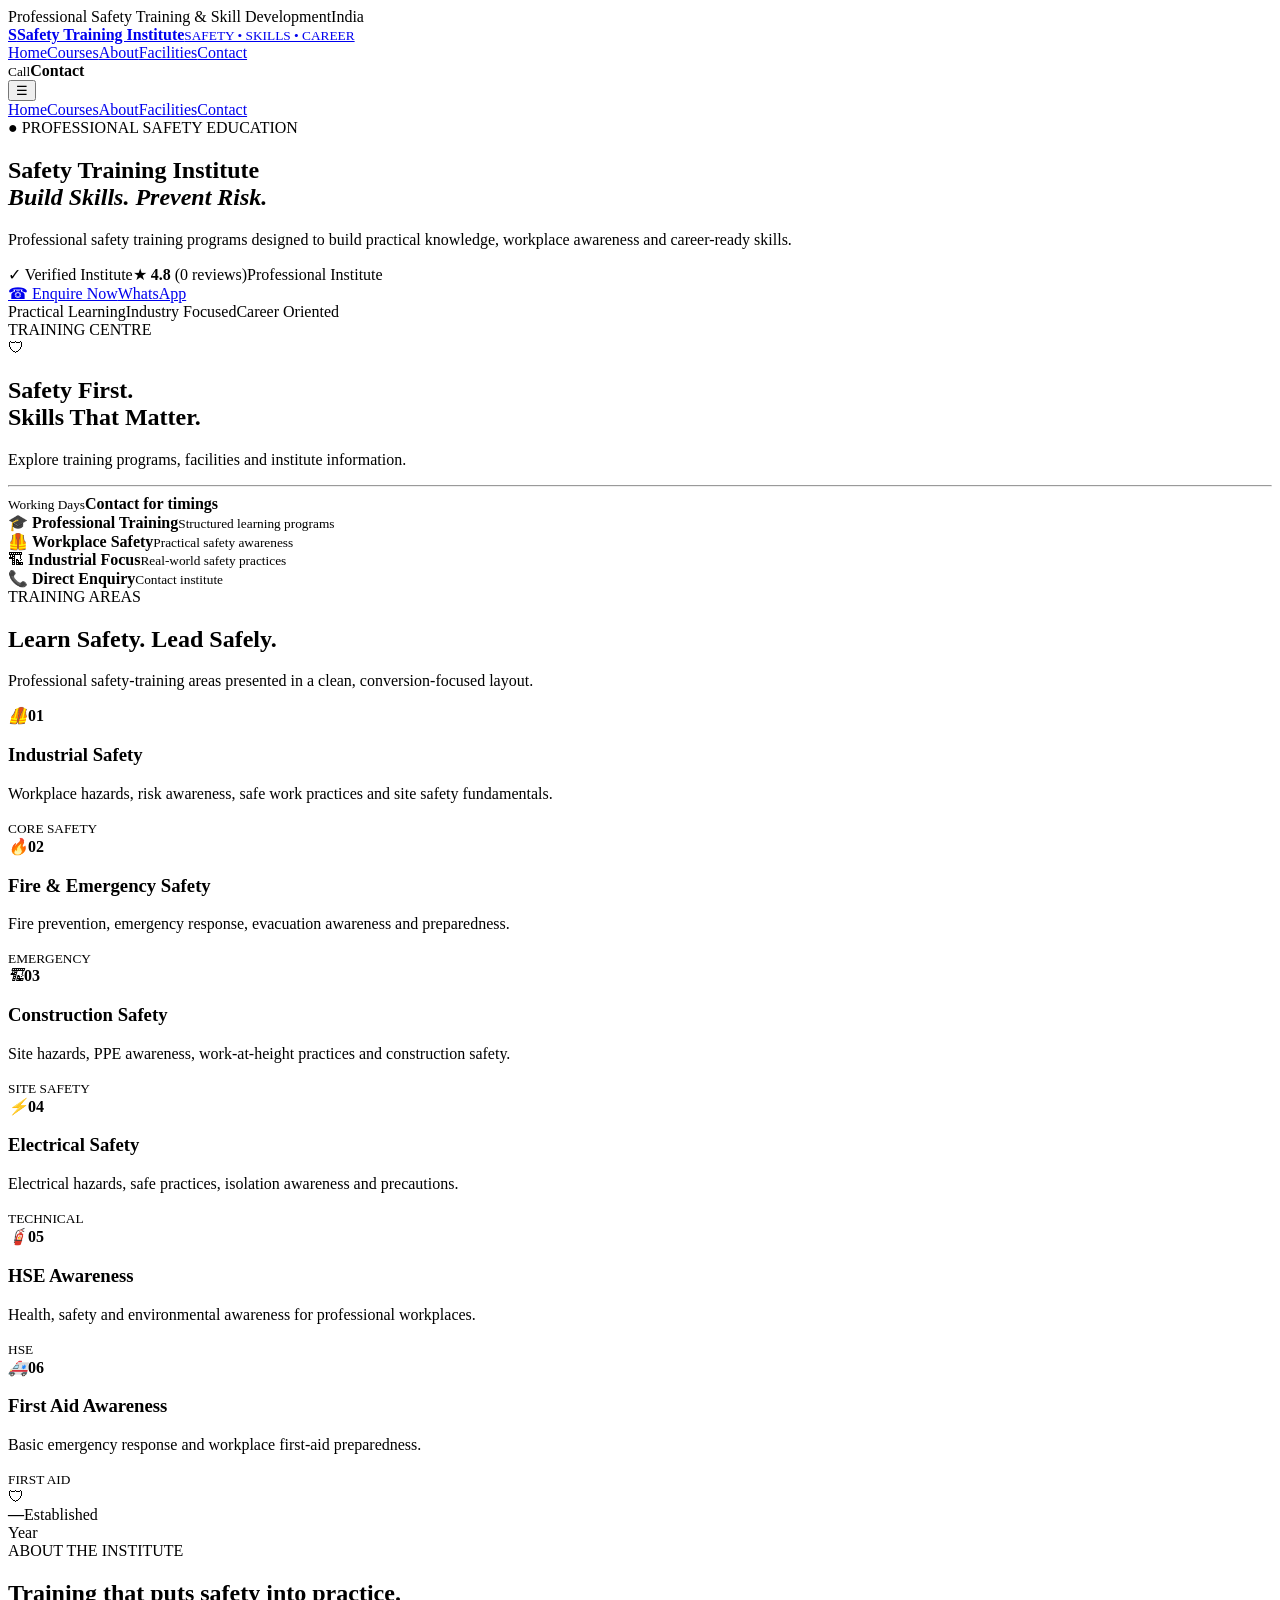
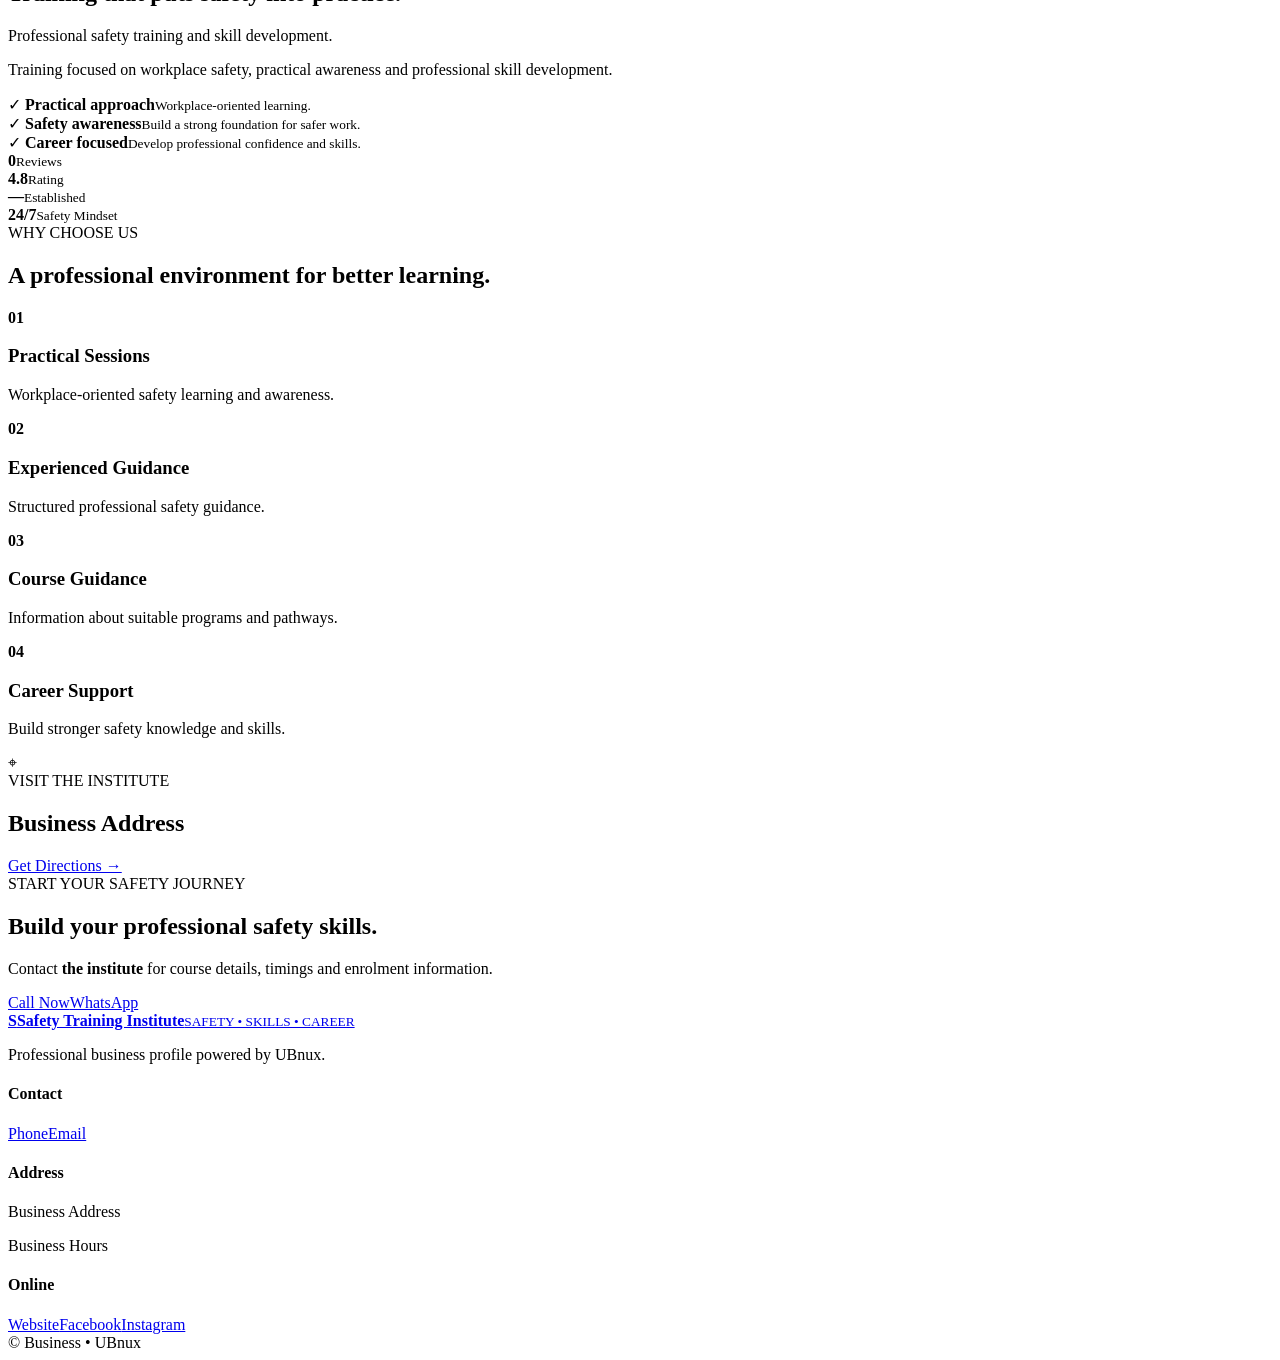
<file: assets/business-sites/safety/index.html>
<!doctype html>
<html lang="en-IN" data-ubnux-template="safety-training" data-ubnux-template-version="1.0.0">
<head>
<meta charset="utf-8"><meta name="viewport" content="width=device-width,initial-scale=1">
<meta name="theme-color" content="#071a2b"><meta name="ubnux-template" content="safety-training">
<link rel="preconnect" href="https://fonts.googleapis.com"><link rel="preconnect" href="https://fonts.gstatic.com" crossorigin>
<link href="https://fonts.googleapis.com/css2?family=Inter:wght@400;500;600;700;800&family=Manrope:wght@600;700;800&display=swap" rel="stylesheet">
</head>
<body class="safety-site" data-ubnux-business-template="safety-training">
<div class="topbar"><div class="wrap"><span>Professional Safety Training & Skill Development</span><span data-business-location>India</span></div></div>
<header class="header"><div class="wrap head">
<a class="brand" href="#" data-home-link><span class="logo"><img data-business-logo><b data-business-initial>S</b></span><span><strong data-business-name>Safety Training Institute</strong><small>SAFETY • SKILLS • CAREER</small></span></a>
<nav><a href="#home">Home</a><a href="#courses">Courses</a><a href="#about">About</a><a href="#facilities">Facilities</a><a href="#contact">Contact</a></nav>
<div class="head-phone"><small>Call</small><strong data-business-mobile>Contact</strong></div><button class="menu">☰</button></div>
<div class="mobile-nav"><a href="#home">Home</a><a href="#courses">Courses</a><a href="#about">About</a><a href="#facilities">Facilities</a><a href="#contact">Contact</a></div></header>
<main>
<section class="hero" id="home"><div class="grid"></div><div class="wrap hero-in"><div>
<div class="eyebrow">● PROFESSIONAL SAFETY EDUCATION</div>
<h1><span data-business-name>Safety Training Institute</span><br><em>Build Skills. Prevent Risk.</em></h1>
<p data-business-short-description>Professional safety training programs designed to build practical knowledge, workplace awareness and career-ready skills.</p>
<div class="meta"><span class="verified">✓ Verified Institute</span><span>★ <b data-business-rating>4.8</b> (<span data-business-review-count>0</span> reviews)</span><span data-business-established>Professional Institute</span></div>
<div class="actions"><a class="btn yellow" data-business-phone href="#">☎ Enquire Now</a><a class="btn ghost" data-business-whatsapp href="#" target="_blank">WhatsApp</a></div>
<div class="trust"><span>Practical Learning</span><span>Industry Focused</span><span>Career Oriented</span></div>
</div>
<div class="hero-card"><div class="chip">TRAINING CENTRE</div><div class="shield">🛡</div><h2>Safety First.<br>Skills That Matter.</h2><p>Explore training programs, facilities and institute information.</p><hr><small data-business-working-days>Working Days</small><strong data-business-hours>Contact for timings</strong></div></div></section>

<section class="quick"><div class="wrap quick-grid">
<div>🎓 <b>Professional Training</b><small>Structured learning programs</small></div><div>🦺 <b>Workplace Safety</b><small>Practical safety awareness</small></div><div>🏗 <b>Industrial Focus</b><small>Real-world safety practices</small></div><div>📞 <b>Direct Enquiry</b><small>Contact institute</small></div>
</div></section>

<section class="section courses" id="courses"><div class="wrap">
<div class="heading"><div><label>TRAINING AREAS</label><h2>Learn Safety. <span>Lead Safely.</span></h2></div><p>Professional safety-training areas presented in a clean, conversion-focused layout.</p></div>
<div class="cards">
<article><i>🦺</i><b>01</b><h3>Industrial Safety</h3><p>Workplace hazards, risk awareness, safe work practices and site safety fundamentals.</p><small>CORE SAFETY</small></article>
<article><i>🔥</i><b>02</b><h3>Fire & Emergency Safety</h3><p>Fire prevention, emergency response, evacuation awareness and preparedness.</p><small>EMERGENCY</small></article>
<article><i>🏗</i><b>03</b><h3>Construction Safety</h3><p>Site hazards, PPE awareness, work-at-height practices and construction safety.</p><small>SITE SAFETY</small></article>
<article><i>⚡</i><b>04</b><h3>Electrical Safety</h3><p>Electrical hazards, safe practices, isolation awareness and precautions.</p><small>TECHNICAL</small></article>
<article><i>🧯</i><b>05</b><h3>HSE Awareness</h3><p>Health, safety and environmental awareness for professional workplaces.</p><small>HSE</small></article>
<article><i>🚑</i><b>06</b><h3>First Aid Awareness</h3><p>Basic emergency response and workplace first-aid preparedness.</p><small>FIRST AID</small></article>
</div></div></section>

<section class="section about" id="about"><div class="wrap about-grid"><div class="visual"><div class="shield-big">🛡</div><div class="badge"><b data-business-established-year>—</b><span>Established<br>Year</span></div></div><div><label>ABOUT THE INSTITUTE</label><h2>Training that puts <span>safety into practice.</span></h2><p class="lead" data-business-description>Professional safety training and skill development.</p><p data-business-long-description>Training focused on workplace safety, practical awareness and professional skill development.</p><div class="points"><div>✓ <b>Practical approach</b><small>Workplace-oriented learning.</small></div><div>✓ <b>Safety awareness</b><small>Build a strong foundation for safer work.</small></div><div>✓ <b>Career focused</b><small>Develop professional confidence and skills.</small></div></div></div></div></section>

<section class="stats"><div class="wrap stats-grid"><div><b data-business-review-count>0</b><small>Reviews</small></div><div><b data-business-rating>4.8</b><small>Rating</small></div><div><b data-business-established-year>—</b><small>Established</small></div><div><b>24/7</b><small>Safety Mindset</small></div></div></section>

<section class="section facilities" id="facilities"><div class="wrap"><div class="center"><label>WHY CHOOSE US</label><h2>A professional environment for <span>better learning.</span></h2></div><div class="facility-grid">
<div><b>01</b><h3>Practical Sessions</h3><p>Workplace-oriented safety learning and awareness.</p></div><div><b>02</b><h3>Experienced Guidance</h3><p>Structured professional safety guidance.</p></div><div><b>03</b><h3>Course Guidance</h3><p>Information about suitable programs and pathways.</p></div><div><b>04</b><h3>Career Support</h3><p>Build stronger safety knowledge and skills.</p></div>
</div></div></section>

<section class="location"><div class="wrap loc"><div class="loc-icon">⌖</div><div><label>VISIT THE INSTITUTE</label><h2 data-business-address>Business Address</h2><p><span data-business-area></span> <span data-business-pincode></span></p></div><a class="btn dark" data-business-directions href="#" target="_blank">Get Directions →</a></div></section>
<section class="cta" id="contact"><div class="wrap cta-in"><div><label>START YOUR SAFETY JOURNEY</label><h2>Build your <span>professional safety skills.</span></h2><p>Contact <strong data-business-name>the institute</strong> for course details, timings and enrolment information.</p></div><div><a class="btn yellow" data-business-phone href="#">Call Now</a><a class="btn outline" data-business-whatsapp href="#" target="_blank">WhatsApp</a></div></div></section>
</main>
<footer><div class="wrap foot"><div><a class="brand" href="#" data-home-link><span class="logo"><b data-business-initial>S</b></span><span><strong data-business-name>Safety Training Institute</strong><small>SAFETY • SKILLS • CAREER</small></span></a><p>Professional business profile powered by UBnux.</p></div><div><h4>Contact</h4><a data-business-phone href="#"><span data-business-mobile>Phone</span></a><a data-business-email href="#"><span data-business-email-text>Email</span></a></div><div><h4>Address</h4><p data-business-address>Business Address</p><p data-business-hours>Business Hours</p></div><div><h4>Online</h4><a data-business-website href="#" target="_blank">Website</a><a data-business-facebook href="#" target="_blank">Facebook</a><a data-business-instagram href="#" target="_blank">Instagram</a></div></div><div class="wrap bottom">© <span data-current-year></span> <span data-business-name>Business</span> • UBnux</div></footer>
</body></html>
</file>
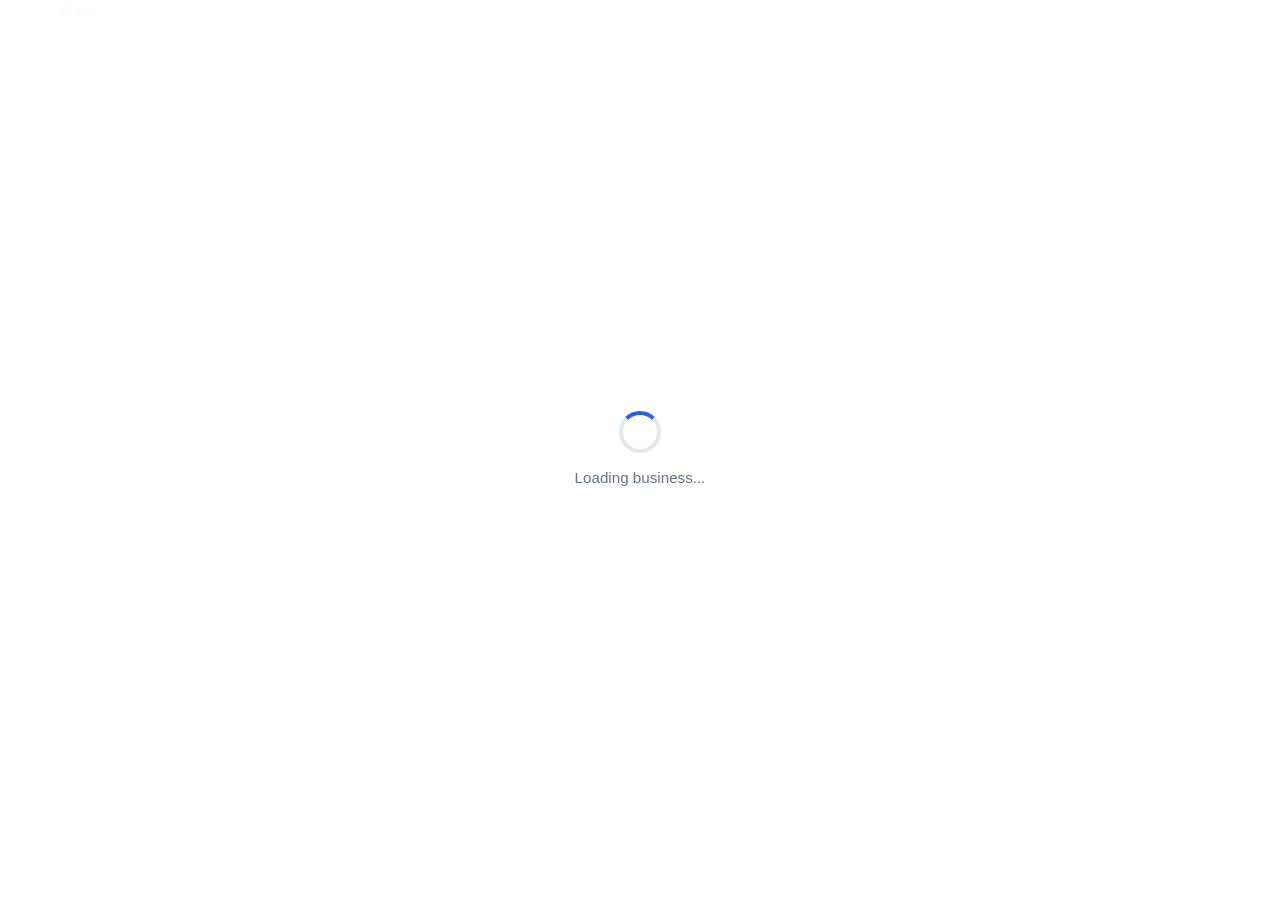
<file: businesses.html>
<!DOCTYPE html>
<html lang="en-IN">

<head>

  <!-- =====================================================
       BASIC
  ====================================================== -->

  <meta charset="UTF-8">

  <meta
    name="viewport"
    content="width=device-width, initial-scale=1.0"
  >

  <meta
    name="theme-color"
    content="#ffffff"
  >

  <title>Business | UBnux</title>


  <!-- =====================================================
       META DESCRIPTION
  ====================================================== -->

  <meta
    id="metaDescription"
    name="description"
    content="Discover local businesses on UBnux."
  >


  <!-- =====================================================
       CANONICAL
  ====================================================== -->

  <link
    id="canonicalLink"
    rel="canonical"
    href="https://ubnux.com/"
  >


  <!-- =====================================================
       ROBOTS
  ====================================================== -->

  <meta
    id="robotsMeta"
    name="robots"
    content="index,follow,max-image-preview:large"
  >


  <!-- =====================================================
       OPEN GRAPH
  ====================================================== -->

  <meta
    id="ogTitle"
    property="og:title"
    content="UBnux"
  >

  <meta
    id="ogDescription"
    property="og:description"
    content="Discover local businesses on UBnux."
  >

  <meta
    id="ogUrl"
    property="og:url"
    content="https://ubnux.com/"
  >

  <meta
    id="ogImage"
    property="og:image"
    content="https://ubnux.com/assets/images/default-business.jpg"
  >

  <meta
    property="og:type"
    content="website"
  >

  <meta
    property="og:site_name"
    content="UBnux"
  >


  <!-- =====================================================
       TWITTER
  ====================================================== -->

  <meta
    name="twitter:card"
    content="summary_large_image"
  >

  <meta
    id="twitterTitle"
    name="twitter:title"
    content="UBnux"
  >

  <meta
    id="twitterDescription"
    name="twitter:description"
    content="Discover local businesses on UBnux."
  >

  <meta
    id="twitterImage"
    name="twitter:image"
    content="https://ubnux.com/assets/images/default-business.jpg"
  >


  <!-- =====================================================
       CSS
  ====================================================== -->

  <link
    rel="stylesheet"
    href="/assets/css/style.css"
  >

  <link
    rel="stylesheet"
    href="/assets/css/businesses.css"
  >


  <!-- =====================================================
       PRECONNECT
  ====================================================== -->

  <link
    rel="preconnect"
    href="https://fonts.googleapis.com"
  >

</head>


<body>


  <!-- =====================================================
       PAGE LOADER
  ====================================================== -->

  <div
    id="businessPageLoader"
    class="business-page-loader"
    aria-live="polite"
    aria-busy="true"
  >

    <div
      class="business-loader-spinner"
      aria-hidden="true"
    ></div>

    <p>
      Loading business...
    </p>

  </div>


  <!-- =====================================================
       HEADER
  ====================================================== -->

  <header class="site-header">

    <div class="container">

      <a
        href="/"
        class="site-logo"
        aria-label="UBnux Home"
      >
        UBnux
      </a>

    </div>

  </header>


  <!-- =====================================================
       MAIN BUSINESS PAGE
  ====================================================== -->

  <main
    id="businessPage"
    class="business-page"
    hidden
  >

    <div class="container">


      <!-- =================================================
           BREADCRUMB
      ================================================== -->

      <nav
        id="businessBreadcrumb"
        class="breadcrumb"
        aria-label="Breadcrumb"
      >
      </nav>


      <!-- =================================================
           BUSINESS HERO
      ================================================== -->

      <section
        id="businessHero"
        class="business-hero"
      >


        <!-- ===============================================
             COVER
        ================================================ -->

        <div
          id="businessCover"
          class="business-cover"
        >
        </div>


        <!-- ===============================================
             MAIN BUSINESS INFORMATION
        ================================================ -->

        <div class="business-main-info">


          <!-- =============================================
               LOGO
          ============================================== -->

          <div
            id="businessLogo"
            class="business-logo-wrap"
          >
          </div>


          <!-- =============================================
               HEADING
          ============================================== -->

          <div class="business-heading">


            <!-- ===========================================
                 BADGES
            ============================================ -->

            <div
              id="businessBadges"
              class="business-badges"
            >
            </div>


            <!-- ===========================================
                 BUSINESS NAME
            ============================================ -->

            <h1
              id="businessName"
            >
              Business Name
            </h1>


            <!-- ===========================================
                 LOCATION
            ============================================ -->

            <p
              id="businessAddress"
              class="business-location"
            >
              Location
            </p>


            <!-- ===========================================
                 RATING
            ============================================ -->

            <div
              id="businessRating"
              class="business-rating"
            >
            </div>

          </div>

        </div>

      </section>


      <!-- =================================================
           CONTENT GRID
      ================================================== -->

      <div class="business-content-grid">


        <!-- ===============================================
             MAIN CONTENT
        ================================================ -->

        <article class="business-content">


          <!-- =============================================
               ABOUT BUSINESS
          ============================================== -->

          <section
            id="aboutBusinessSection"
            class="business-section"
          >

            <h2>
              About
              <span id="aboutBusinessName">
                this business
              </span>
            </h2>


            <div
              id="businessDescription"
              class="business-description"
            >
            </div>

          </section>


          <!-- =============================================
               ADDRESS
          ============================================== -->

          <section
            id="businessAddressSection"
            class="business-section"
          >

            <h2>
              Address &amp; Location
            </h2>


            <address
              id="businessFullAddress"
              class="business-address"
            >
            </address>

          </section>


          <!-- =============================================
               BUSINESS HOURS
          ============================================== -->

          <section
            id="businessHoursSection"
            class="business-section"
            hidden
          >

            <h2>
              Business Hours
            </h2>


            <div
              id="businessHours"
            >
            </div>


            <div
              id="businessWorkingDays"
              class="business-working-days"
            >
            </div>

          </section>


          <!-- =============================================
               RELATED BUSINESSES
          ============================================== -->

          <section
            id="relatedBusinessesSection"
            class="business-section"
            hidden
          >

            <h2>
              Related Businesses
            </h2>


            <div
              id="relatedBusinesses"
              class="related-business-grid"
            >
            </div>

          </section>


        </article>


        <!-- ===============================================
             SIDEBAR
        ================================================ -->

        <aside
          class="business-sidebar"
        >


          <!-- =============================================
               CONTACT CARD
          ============================================== -->

          <div
            class="business-contact-card"
          >

            <h2>
              Contact
            </h2>


            <div
              id="businessContactActions"
              class="business-contact-actions"
            >


              <!-- =========================================
                   CALL
              ========================================== -->

              <a
                id="callBusiness"
                class="contact-button"
                href="#"
                hidden
              >
                Call Business
              </a>


              <!-- =========================================
                   WHATSAPP
              ========================================== -->

              <a
                id="whatsappBusiness"
                class="contact-button"
                href="#"
                target="_blank"
                rel="noopener noreferrer"
                hidden
              >
                WhatsApp
              </a>


              <!-- =========================================
                   WEBSITE
              ========================================== -->

              <a
                id="websiteBusiness"
                class="contact-button"
                href="#"
                target="_blank"
                rel="noopener noreferrer"
                hidden
              >
                Visit Website
              </a>

            </div>

          </div>


          <!-- =============================================
               LOCATION CARD
          ============================================== -->

          <div
            class="business-location-card"
          >

            <h2>
              Location
            </h2>


            <p
              id="sidebarLocation"
            >
            </p>

          </div>


        </aside>

      </div>

    </div>

  </main>


  <!-- =====================================================
       ERROR
  ====================================================== -->

  <section
    id="businessPageError"
    class="business-error"
    hidden
  >

    <div class="container">

      <div class="business-error-inner">

        <div
          class="business-error-icon"
          aria-hidden="true"
        >
          🔎
        </div>


        <h1>
          Business Not Found
        </h1>


        <p>
          We could not find the business you are looking for.
        </p>


        <a
          href="/"
          class="business-error-button"
        >
          Go to UBnux
        </a>

      </div>

    </div>

  </section>


  <!-- =====================================================
       JAVASCRIPT
       
       IMPORTANT:
       Load order must remain:
       
       config
       api
       router
       meta
       schema
       business-page
  ====================================================== -->

  <script
    src="/assets/js/config.js"
  ></script>


  <script
    src="/assets/js/api.js"
  ></script>


  <script
    src="/assets/js/seo/seo-router.js"
  ></script>


  <script
    src="/assets/js/seo/seo-meta.js"
  ></script>


  <script
    src="/assets/js/seo/schema.js"
  ></script>


  <script
    src="/assets/js/seo/business-page.js"
  ></script>


</body>

</html>
</file>
<file: assets/css/style.css>
/* =========================================================
   UBnux
   Global Styles
   Business-route compatible
========================================================= */

:root {

  --primary: #2563eb;
  --primary-dark: #1d4ed8;

  --text: #111827;
  --muted: #6b7280;

  --border: #e5e7eb;

  --background: #f8fafc;
  --white: #ffffff;

  --success: #16a34a;

  --radius: 16px;

  --shadow:
    0 10px 30px rgba(15, 23, 42, 0.08);

}


* {

  box-sizing: border-box;

  margin: 0;

  padding: 0;

}


html {

  scroll-behavior: smooth;

}


body {

  font-family:
    Inter,
    Arial,
    Helvetica,
    sans-serif;

  background: var(--background);

  color: var(--text);

  line-height: 1.5;

}


button,
select {

  font: inherit;

}


button {

  cursor: pointer;

}


a {

  color: inherit;

  text-decoration: none;

}


.container {

  width: min(
    1180px,
    calc(100% - 32px)
  );

  margin: auto;

}


/* =========================================================
   LOADER
========================================================= */

.page-loader {

  position: fixed;

  inset: 0;

  z-index: 9999;

  background:
    rgba(255, 255, 255, 0.96);

  display: flex;

  align-items: center;

  justify-content: center;

  opacity: 1;

  visibility: visible;

  transition:
    opacity .25s ease,
    visibility .25s ease;

}


.page-loader.hidden {

  opacity: 0;

  visibility: hidden;

}


.loader-box {

  text-align: center;

}


.spinner {

  width: 42px;

  height: 42px;

  margin: auto;

  border: 4px solid #dbeafe;

  border-top-color: var(--primary);

  border-radius: 50%;

  animation:
    spin .8s linear infinite;

}


.loader-text {

  margin-top: 14px;

  color: var(--muted);

  font-size: 14px;

}


@keyframes spin {

  to {

    transform: rotate(360deg);

  }

}


/* =========================================================
   HEADER
========================================================= */

.site-header {

  position: sticky;

  top: 0;

  z-index: 100;

  background:
    rgba(255, 255, 255, .95);

  backdrop-filter:
    blur(10px);

  border-bottom:
    1px solid var(--border);

}


.header-inner {

  min-height: 70px;

  display: flex;

  align-items: center;

  justify-content: space-between;

}


.brand {

  font-size: 25px;

  font-weight: 800;

  letter-spacing: -.7px;

}


.brand-main {

  color: var(--primary);

}


.brand-dot {

  color: var(--text);

}


.main-nav {

  display: flex;

  gap: 28px;

}


.main-nav a {

  color: #374151;

  font-size: 14px;

  font-weight: 600;

}


.main-nav a:hover {

  color: var(--primary);

}


.mobile-menu-button {

  display: none;

  border: 0;

  background: transparent;

  font-size: 25px;

}


/* =========================================================
   HERO
========================================================= */

.hero {

  padding:
    80px 0 70px;

  background:
    linear-gradient(
      180deg,
      #eff6ff 0%,
      #f8fafc 100%
    );

}


.hero-content {

  max-width: 900px;

  margin: auto;

  text-align: center;

}


.hero-badge {

  display: inline-block;

  padding:
    7px 13px;

  border-radius: 999px;

  background: #dbeafe;

  color: #1d4ed8;

  font-size: 12px;

  font-weight: 700;

  text-transform: uppercase;

  letter-spacing: .5px;

}


.hero h1 {

  margin-top: 18px;

  font-size:
    clamp(38px, 6vw, 66px);

  line-height: 1.05;

  letter-spacing: -2px;

}


.hero h1 span {

  color: var(--primary);

}


.hero p {

  max-width: 650px;

  margin:
    20px auto 0;

  color: var(--muted);

  font-size: 17px;

}


/* =========================================================
   SELECTOR
========================================================= */

.selector-card {

  margin-top: 38px;

  padding: 25px;

  text-align: left;

  background: var(--white);

  border:
    1px solid var(--border);

  border-radius: 20px;

  box-shadow: var(--shadow);

}


.selector-title {

  display: flex;

  justify-content: space-between;

  align-items: center;

  gap: 20px;

  margin-bottom: 20px;

}


.selector-title strong {

  font-size: 19px;

}


.selector-title span {

  color: var(--muted);

  font-size: 13px;

}


.selector-grid {

  display: grid;

  grid-template-columns:
    repeat(3, 1fr);

  gap: 15px;

}


.field-group {

  display: flex;

  flex-direction: column;

  gap: 7px;

}


.field-group label,
.sort-wrapper label {

  font-size: 12px;

  font-weight: 700;

  color: #374151;

}


select {

  width: 100%;

  min-height: 48px;

  padding:
    0 14px;

  border:
    1px solid #d1d5db;

  border-radius: 11px;

  background: #fff;

  color: var(--text);

  outline: none;

}


select:focus {

  border-color: var(--primary);

  box-shadow:
    0 0 0 3px
    rgba(37, 99, 235, .12);

}


select:disabled {

  background: #f3f4f6;

  cursor: not-allowed;

}


.selection-message {

  margin-top: 14px;

  color: var(--muted);

  font-size: 13px;

}


/* =========================================================
   BUSINESS SECTION
========================================================= */

.business-section {

  padding:
    70px 0;

}


.section-header {

  display: flex;

  justify-content: space-between;

  align-items: end;

  gap: 30px;

  margin-bottom: 30px;

}


.section-kicker {

  color: var(--primary);

  font-size: 11px;

  font-weight: 800;

  letter-spacing: 1.2px;

}


.section-header h2 {

  margin-top: 5px;

  font-size: 32px;

  letter-spacing: -.8px;

}


.business-summary {

  margin-top: 5px;

  color: var(--muted);

  font-size: 14px;

}


.sort-wrapper {

  width: 160px;

}


.sort-wrapper select {

  margin-top: 6px;

}


/* =========================================================
   BUSINESS GRID
   ---------------------------------------------------------
   Compatible with businesses.js card structure:
   .business-card
   .business-card-image
   .business-card-content
========================================================= */

.business-grid {

  display: grid;

  grid-template-columns:
    repeat(3, minmax(0, 1fr));

  gap: 22px;

  width: 100%;

  align-items: start;

}


/* =========================================================
   BUSINESS CARD
========================================================= */

.business-card {

  width: 100%;

  min-width: 0;

  overflow: hidden;

  background: var(--white);

  border:
    1px solid var(--border);

  border-radius: var(--radius);

  box-shadow:
    0 5px 20px
    rgba(15, 23, 42, .05);

  transition:
    transform .2s ease,
    box-shadow .2s ease;

}


.business-card:hover {

  transform:
    translateY(-3px);

  box-shadow:
    0 14px 35px
    rgba(15, 23, 42, .10);

}


/* =========================================================
   BUSINESS IMAGE
   ---------------------------------------------------------
   IMPORTANT:
   JS creates .business-card-image.
   The old CSS used .business-cover, which did not match.
========================================================= */

.business-card-image {

  display: block;

  position: relative;

  width: 100%;

  height: 145px;

  min-height: 145px;

  overflow: hidden;

  background:
    linear-gradient(
      135deg,
      #dbeafe,
      #eff6ff
    );

}


.business-card-image img {

  display: block;

  width: 100%;

  height: 100%;

  min-height: 145px;

  object-fit: cover;

}


/* =========================================================
   BADGES
========================================================= */

.business-card-badges {

  position: absolute;

  top: 10px;

  left: 10px;

  right: 10px;

  z-index: 2;

  display: flex;

  flex-wrap: wrap;

  gap: 6px;

}


/* =========================================================
   BUSINESS CONTENT
========================================================= */

.business-card-content {

  display: block;

  width: 100%;

  min-width: 0;

  padding: 15px 18px 17px;

}


/* =========================================================
   BUSINESS TITLE
========================================================= */

.business-card-title {

  margin: 0;

  font-size: 17px;

  line-height: 1.3;

  font-weight: 750;

  overflow-wrap: anywhere;

}


.business-card-title a {

  color: var(--text);

  text-decoration: none;

}


.business-card-title a:hover {

  color: var(--primary);

}


/* =========================================================
   RATING
========================================================= */

.business-card-content .rating,
.business-card-content .business-rating {

  margin-top: 6px;

}


/* =========================================================
   LOCATION
========================================================= */

.business-location {

  display: flex;

  align-items: flex-start;

  gap: 6px;

  margin-top: 7px;

  color: #374151;

  font-size: 13px;

  line-height: 1.45;

}


.business-location-icon {

  flex:
    0 0 auto;

}


/* =========================================================
   DESCRIPTION
========================================================= */

.business-description,
.business-card-description {

  margin-top: 9px;

  color: #4b5563;

  font-size: 13px;

  line-height: 1.45;

  display:
    -webkit-box;

  -webkit-line-clamp: 2;

  -webkit-box-orient: vertical;

  overflow: hidden;

}


/* =========================================================
   CARD LINKS
========================================================= */

.business-card-content a {

  text-decoration: none;

}


/* =========================================================
   BUSINESS META / BADGES
========================================================= */

.business-meta {

  display: flex;

  align-items: center;

  flex-wrap: wrap;

  gap: 8px;

  margin-top: 9px;

}


.rating {

  color: #b45309;

  font-size: 13px;

  font-weight: 700;

}


.verified {

  color: var(--success);

  font-size: 12px;

  font-weight: 700;

}


.featured-badge {

  display: inline-block;

  margin-bottom: 8px;

  padding:
    4px 8px;

  border-radius: 999px;

  background: #fef3c7;

  color: #92400e;

  font-size: 10px;

  font-weight: 800;

}


/* =========================================================
   LOAD MORE
========================================================= */

.load-more-wrapper {

  width: 100%;

  margin-top: 30px;

  text-align: center;

}


.load-more-button {

  min-width: 150px;

  padding:
    12px 20px;

  border: 0;

  border-radius: 10px;

  background: var(--primary);

  color: white;

  font-weight: 700;

}


.load-more-button:hover {

  background: var(--primary-dark);

}


.load-more-button:disabled {

  opacity: .6;

  cursor: not-allowed;

}


/* =========================================================
   SKELETON
========================================================= */

.skeleton-card {

  height: 340px;

  border-radius: var(--radius);

  background:
    linear-gradient(
      90deg,
      #f1f5f9,
      #e5e7eb,
      #f1f5f9
    );

  background-size: 200% 100%;

  animation:
    skeleton 1.2s infinite;

}


@keyframes skeleton {

  0% {

    background-position: 200% 0;

  }

  100% {

    background-position: -200% 0;

  }

}


/* =========================================================
   EMPTY
========================================================= */

.empty-state {

  padding: 70px 20px;

  text-align: center;

}


.empty-icon {

  font-size: 40px;

}


.empty-state h3 {

  margin-top: 12px;

  font-size: 21px;

}


.empty-state p {

  margin-top: 6px;

  color: var(--muted);

}


.hidden {

  display: none !important;

}


/* =========================================================
   LOAD MORE
========================================================= */

.load-more-wrapper {

  margin-top: 30px;

  text-align: center;

}


.load-more-button {

  min-width: 150px;

  padding:
    12px 20px;

  border: 0;

  border-radius: 10px;

  background: var(--primary);

  color: white;

  font-weight: 700;

}


.load-more-button:hover {

  background: var(--primary-dark);

}


.load-more-button:disabled {

  opacity: .6;

  cursor: not-allowed;

}


/* =========================================================
   ABOUT
========================================================= */

.about-section {

  padding:
    20px 0 80px;

}


.about-card {

  padding: 40px;

  background: white;

  border:
    1px solid var(--border);

  border-radius: 20px;

}


.about-card h2 {

  margin-top: 7px;

  font-size: 30px;

}


.about-card p {

  max-width: 750px;

  margin-top: 12px;

  color: var(--muted);

}


/* =========================================================
   FOOTER
========================================================= */

.site-footer {

  padding:
    25px 0;

  background: #111827;

  color: white;

}


.footer-inner {

  display: flex;

  justify-content: space-between;

  gap: 20px;

  font-size: 13px;

}


.footer-inner span {

  color: #9ca3af;

}


/* =========================================================
   RESPONSIVE
========================================================= */

@media (max-width: 900px) {

  .business-grid {

    grid-template-columns:
      repeat(2, 1fr);

  }

  .selector-grid {

    grid-template-columns: 1fr;

  }

}


@media (max-width: 650px) {

  .container {

    width:
      min(
        1180px,
        calc(100% - 22px)
      );

  }


  .main-nav {

    display: none;

    position: absolute;

    top: 70px;

    left: 0;

    right: 0;

    padding: 18px;

    background: white;

    border-bottom:
      1px solid var(--border);

    flex-direction: column;

  }


  .main-nav.open {

    display: flex;

  }


  .mobile-menu-button {

    display: block;

  }


  .hero {

    padding:
      55px 0;

  }


  .hero h1 {

    letter-spacing: -1.2px;

  }


  .selector-card {

    padding: 18px;

  }


  .selector-title {

    flex-direction: column;

    align-items: start;

  }


  .section-header {

    align-items: start;

    flex-direction: column;

  }


  .sort-wrapper {

    width: 100%;

  }


  .business-grid {

    grid-template-columns: 1fr;

  }


  .about-card {

    padding: 25px;

  }


  .footer-inner {

    flex-direction: column;

  }

}

/* =========================================================
   UBNux BUSINESS SEO ROUTE ISOLATION
   ---------------------------------------------------------
   Prevent the homepage shell from occupying the first
   viewport when a business SEO page is active.

   Activated by business-page.js:
   body.ubnux-business-page-active
========================================================= */

/* Hide the entire homepage application from document flow. */
body.ubnux-business-page-active #homePage{

  display:none !important;

  visibility:hidden !important;

  width:0 !important;

  height:0 !important;

  min-height:0 !important;

  max-height:0 !important;

  margin:0 !important;

  padding:0 !important;

  overflow:hidden !important;

}


/* Hide the homepage global loader once business mode is active. */
body.ubnux-business-page-active #pageLoader{

  display:none !important;

  visibility:hidden !important;

  width:0 !important;

  height:0 !important;

}


/* Business root becomes the first document-flow element. */
body.ubnux-business-page-active #businessPageRoot{

  display:block !important;

  position:relative !important;

  width:100% !important;

  min-width:0 !important;

  min-height:100vh !important;

  height:auto !important;

  max-height:none !important;

  margin:0 !important;

  padding:0 !important;

  top:auto !important;

  right:auto !important;

  bottom:auto !important;

  left:auto !important;

  transform:none !important;

  float:none !important;

  clear:both !important;

  overflow:visible !important;

  visibility:visible !important;

  opacity:1 !important;

  box-sizing:border-box !important;

}


/* Neutral business mount. */
body.ubnux-business-page-active #businessPageContent{

  display:block !important;

  position:relative !important;

  width:100% !important;

  min-width:0 !important;

  min-height:1px !important;

  height:auto !important;

  max-height:none !important;

  margin:0 !important;

  padding:0 !important;

  float:none !important;

  clear:both !important;

  overflow:visible !important;

  visibility:visible !important;

  opacity:1 !important;

  box-sizing:border-box !important;

}


/* Remove generic main spacing if the mount is still a <main>. */
body.ubnux-business-page-active main#businessPageContent{

  margin:0 !important;

  padding:0 !important;

  border:0 !important;

}


/* Prevent pseudo-elements from creating an empty gap. */
body.ubnux-business-page-active #businessPageRoot::before,
body.ubnux-business-page-active #businessPageRoot::after,
body.ubnux-business-page-active #businessPageContent::before,
body.ubnux-business-page-active #businessPageContent::after{

  content:none !important;

}


/* Template root must begin immediately after the root. */
body.ubnux-business-page-active
#businessPageContent > .lux-business-content{

  margin-top:0 !important;

}


/* If the template loader is hidden, it must occupy no space. */
body.ubnux-business-page-active
#businessPageLoader[hidden]{

  display:none !important;

  width:0 !important;

  height:0 !important;

  min-height:0 !important;

  margin:0 !important;

  padding:0 !important;

}


/* Business page should not inherit homepage background spacing. */
body.ubnux-business-page-active{

  margin:0 !important;

  padding:0 !important;

  width:100% !important;

  min-width:0 !important;

  min-height:100vh !important;

  height:auto !important;

  overflow-x:hidden !important;

}


/* =========================================================
   END BUSINESS SEO ROUTE ISOLATION
========================================================= */
</file>
<file: assets/css/smart-search.css>
/* =========================================================
   UBnux Smart Search
========================================================= */

.ubnux-smart-search {
  width: 100%;
  margin: 18px auto 28px;
  padding: 0 16px;
  box-sizing: border-box;
}

.ubnux-smart-search-inner {
  width: min(980px, 100%);
  margin: 0 auto;
}

.ubnux-smart-search-form {
  display: flex;
  align-items: center;
  gap: 10px;
  min-height: 58px;
  padding: 7px 8px 7px 16px;
  background: #fff;
  border: 1px solid rgba(15, 23, 42, .12);
  border-radius: 18px;
  box-shadow: 0 10px 35px rgba(15, 23, 42, .08);
  box-sizing: border-box;
}

.ubnux-smart-search-icon {
  flex: 0 0 auto;
  font-size: 26px;
  line-height: 1;
  opacity: .6;
}

.ubnux-smart-search-form input {
  min-width: 0;
  flex: 1 1 auto;
  height: 44px;
  border: 0;
  outline: 0;
  background: transparent;
  color: #0f172a;
  font-size: 16px;
}

.ubnux-smart-search-form input::placeholder {
  color: #94a3b8;
}

.ubnux-smart-search-form button {
  flex: 0 0 auto;
  min-width: 112px;
  height: 44px;
  padding: 0 20px;
  border: 0;
  border-radius: 13px;
  background: #0f172a;
  color: #fff;
  font-weight: 700;
  cursor: pointer;
  transition: transform .18s ease, opacity .18s ease;
}

.ubnux-smart-search-form button:hover {
  transform: translateY(-1px);
  opacity: .92;
}

.ubnux-smart-search-hint {
  margin: 9px 4px 0;
  color: #64748b;
  font-size: 13px;
}

@media (max-width: 640px) {
  .ubnux-smart-search {
    margin: 12px auto 20px;
    padding: 0 12px;
  }

  .ubnux-smart-search-form {
    min-height: 54px;
    border-radius: 15px;
    padding-left: 12px;
  }

  .ubnux-smart-search-form input {
    font-size: 15px;
  }

  .ubnux-smart-search-form button {
    min-width: 88px;
    padding: 0 14px;
  }

  .ubnux-smart-search-hint {
    font-size: 12px;
    line-height: 1.45;
  }
}
</file>
<file: assets/css/secure-business.css>
.ubnux-generic-business{max-width:1100px;margin:40px auto;padding:0 18px}.ubnux-business-cover{height:280px;border-radius:24px;overflow:hidden;background:#eef4ff}.ubnux-business-cover img{width:100%;height:100%;object-fit:cover}.ubnux-business-inner{display:flex;gap:24px;align-items:flex-start;margin-top:-45px;position:relative;padding:0 22px}.ubnux-business-logo{width:90px;height:90px;border-radius:22px;background:#fff;box-shadow:0 10px 30px rgba(0,0,0,.12);display:grid;place-items:center;overflow:hidden;font-weight:800;font-size:28px}.ubnux-business-logo img{width:100%;height:100%;object-fit:cover}.ubnux-business-main{background:#fff;border-radius:22px;padding:28px;flex:1;box-shadow:0 10px 35px rgba(0,0,0,.08)}.ubnux-business-badges span{display:inline-block;padding:6px 10px;border-radius:999px;background:#edf7ff;margin-right:7px;font-size:12px}.ubnux-business-main h1{margin:10px 0 6px}.ubnux-business-actions{display:flex;flex-wrap:wrap;gap:10px;margin-top:22px}.ubnux-business-actions a{padding:11px 16px;border-radius:12px;background:#1565ff;color:#fff;text-decoration:none}.ubnux-business-info{display:grid;grid-template-columns:repeat(3,1fr);gap:14px;margin-top:18px}.ubnux-business-info>div{padding:18px;border:1px solid #e8edf5;border-radius:16px}.ubnux-business-info strong,.ubnux-business-info span{display:block}.ubnux-business-info span{margin-top:7px;color:#5e6878}@media(max-width:700px){.ubnux-business-cover{height:200px}.ubnux-business-inner{padding:0 8px;display:block}.ubnux-business-logo{margin-bottom:-25px;position:relative;z-index:2}.ubnux-business-main{padding:22px 18px}.ubnux-business-info{grid-template-columns:1fr}.ubnux-business-actions a{flex:1;text-align:center}}
</file>
<file: business-manager/assets/css/style.css>
:root{--bg:#f5f6f8;--panel:#fff;--text:#16181c;--muted:#6f7782;--line:#e5e8ec;--black:#111318;--green:#087a43;--red:#b42318;--radius:18px}*{box-sizing:border-box}html,body{margin:0;min-height:100%;font-family:"DM Sans",sans-serif;background:var(--bg);color:var(--text)}button,input,select,textarea{font:inherit}button{cursor:pointer}[hidden]{display:none!important}h1,h2,h3,p{margin-top:0}.auth-shell{min-height:100vh;display:grid;place-items:center;padding:24px}.auth-card{width:min(430px,100%);background:#fff;border:1px solid var(--line);border-radius:24px;padding:34px;box-shadow:0 18px 50px rgba(16,24,40,.08)}.brand{display:flex;align-items:center;gap:12px}.brand-mark{width:42px;height:42px;border-radius:13px;background:#111;color:#fff;display:grid;place-items:center;font-weight:800;font-size:20px}.brand b,.brand small{display:block}.brand small{font-size:12px;color:var(--muted)}.auth-card h1{font:800 28px Manrope,sans-serif;margin:34px 0 7px}.muted,.panel-head p,.topbar p{color:var(--muted)}.stack{display:grid;gap:16px;margin-top:24px}label>span{display:block;font-size:13px;font-weight:700;margin-bottom:7px}input,select,textarea{width:100%;border:1px solid var(--line);background:#fff;border-radius:11px;padding:11px 12px;outline:none}input:focus,select:focus,textarea:focus{border-color:#a6acb4;box-shadow:0 0 0 3px rgba(17,19,24,.06)}.btn{border:1px solid transparent;border-radius:11px;padding:10px 14px;font-weight:700}.primary{background:#111;color:#fff}.light{background:#fff;border-color:var(--line)}.ghost{background:transparent;border-color:var(--line);color:var(--muted)}.full{width:calc(100% - 40px);margin:0 20px 10px}.message{font-size:13px;color:var(--red)}.app{min-height:100vh;display:grid;grid-template-columns:260px minmax(0,1fr)}.sidebar{position:sticky;top:0;height:100vh;background:#101216;color:#fff;padding:22px 16px;display:flex;flex-direction:column}.side-brand{padding:2px 8px 24px}.side-brand small{color:#999}.sidebar nav{display:grid;gap:6px}.nav-btn{border:0;background:transparent;color:#adb3bd;text-align:left;padding:12px 14px;border-radius:10px;font-weight:700}.nav-btn.active,.nav-btn:hover{background:#1b1e24;color:#fff}.side-bottom{margin-top:auto;display:grid;gap:12px;padding:8px}.side-bottom small{display:block;color:#8f96a1}.main{padding:28px;min-width:0}.topbar{display:flex;align-items:center;justify-content:space-between;gap:20px;margin-bottom:24px}.topbar h2{font:800 28px Manrope,sans-serif;margin-bottom:4px}.topbar p{margin:0}.stats{display:grid;grid-template-columns:repeat(4,1fr);gap:16px;margin-bottom:20px}.stats article,.panel{background:#fff;border:1px solid var(--line);border-radius:var(--radius)}.stats article{padding:20px}.stats span{color:var(--muted);display:block}.stats strong{font:800 32px Manrope,sans-serif;display:block;margin-top:8px}.panel{margin-bottom:18px}.panel-head{padding:20px 22px;border-bottom:1px solid var(--line);display:flex;justify-content:space-between;gap:16px;align-items:center}.panel-head h3{font:800 17px Manrope,sans-serif;margin:0 0 3px}.panel-head p{font-size:13px;margin:0}.wrap{align-items:flex-end}.filters{display:flex;gap:8px;flex-wrap:wrap}.filters input{min-width:240px}.table-wrap{overflow:auto}table{width:100%;border-collapse:collapse}th,td{padding:14px 18px;border-bottom:1px solid var(--line);text-align:left;font-size:13px;white-space:nowrap}th{color:var(--muted);background:#fafbfc;font-size:12px}tbody tr:hover{background:#fafbfc}.badge{display:inline-block;border-radius:999px;padding:4px 8px;font-size:11px;font-weight:700}.badge.active{background:#ecfdf3;color:var(--green)}.badge.inactive{background:#f2f4f7;color:#667085}.badge.pending{background:#fff8e5;color:#9a6700}.mini-btn{border:1px solid var(--line);background:#fff;border-radius:8px;padding:6px 9px;font-weight:700}.editor-grid{display:grid;grid-template-columns:minmax(0,1fr) 360px;gap:18px;align-items:start}.form-grid{padding:22px;display:grid;grid-template-columns:repeat(2,1fr);gap:16px}.wide{grid-column:1/-1}.check{display:flex;align-items:center;gap:8px;padding:10px 0}.check input{width:auto}.sticky{position:sticky;top:18px}.url-box{padding:20px 20px 8px}.url-box small{display:block;color:var(--muted);margin-bottom:6px}.slug{font-family:monospace}.slug-status{margin:6px 20px 14px;border-radius:10px;padding:10px 12px;font-size:12px;font-weight:700}.neutral{background:#f4f5f6;color:#667085}.available{background:#ecfdf3;color:var(--green)}.unavailable{background:#fff1f0;color:var(--red)}.checking{background:#f4f5f6;color:#475467}.row-actions{display:flex;gap:8px;padding:0 20px 16px}.row-actions .btn{flex:1}.zero{padding:10px 0 0}.current-url{margin:4px 20px 18px;background:#f8f9fa;border:1px solid var(--line);border-radius:12px;padding:12px}.current-url small{display:block;color:var(--muted);margin-bottom:4px}.current-url a{font-size:12px;word-break:break-all}hr{border:0;border-top:1px solid var(--line);margin:0 20px 18px}.empty{padding:42px;text-align:center;color:var(--muted)}.toast-host{position:fixed;right:18px;top:18px;z-index:10000;display:grid;gap:10px}.toast{min-width:260px;background:#111;color:#fff;padding:12px 14px;border-radius:12px}.toast.success{background:var(--green)}.toast.error{background:var(--red)}@media(max-width:1100px){.stats{grid-template-columns:repeat(2,1fr)}.editor-grid{grid-template-columns:1fr}.sticky{position:static}}@media(max-width:760px){.app{grid-template-columns:1fr}.sidebar{position:static;height:auto}.sidebar nav{grid-template-columns:repeat(3,1fr)}.side-bottom{display:none}.main{padding:16px}.stats{grid-template-columns:1fr}.topbar{align-items:flex-start;flex-direction:column}.form-grid{grid-template-columns:1fr}.wide{grid-column:auto}.filters>*{width:100%}.filters input{min-width:0}}
</file>
<file: ubnux-business-manager-v1/assets/css/style.css>
:root{--bg:#f5f6f8;--panel:#fff;--text:#16181c;--muted:#6f7782;--line:#e5e8ec;--black:#111318;--green:#087a43;--red:#b42318;--radius:18px}*{box-sizing:border-box}html,body{margin:0;min-height:100%;font-family:"DM Sans",sans-serif;background:var(--bg);color:var(--text)}button,input,select,textarea{font:inherit}button{cursor:pointer}[hidden]{display:none!important}h1,h2,h3,p{margin-top:0}.auth-shell{min-height:100vh;display:grid;place-items:center;padding:24px}.auth-card{width:min(430px,100%);background:#fff;border:1px solid var(--line);border-radius:24px;padding:34px;box-shadow:0 18px 50px rgba(16,24,40,.08)}.brand{display:flex;align-items:center;gap:12px}.brand-mark{width:42px;height:42px;border-radius:13px;background:#111;color:#fff;display:grid;place-items:center;font-weight:800;font-size:20px}.brand b,.brand small{display:block}.brand small{font-size:12px;color:var(--muted)}.auth-card h1{font:800 28px Manrope,sans-serif;margin:34px 0 7px}.muted,.panel-head p,.topbar p{color:var(--muted)}.stack{display:grid;gap:16px;margin-top:24px}label>span{display:block;font-size:13px;font-weight:700;margin-bottom:7px}input,select,textarea{width:100%;border:1px solid var(--line);background:#fff;border-radius:11px;padding:11px 12px;outline:none}input:focus,select:focus,textarea:focus{border-color:#a6acb4;box-shadow:0 0 0 3px rgba(17,19,24,.06)}.btn{border:1px solid transparent;border-radius:11px;padding:10px 14px;font-weight:700}.primary{background:#111;color:#fff}.light{background:#fff;border-color:var(--line)}.ghost{background:transparent;border-color:var(--line);color:var(--muted)}.full{width:calc(100% - 40px);margin:0 20px 10px}.message{font-size:13px;color:var(--red)}.app{min-height:100vh;display:grid;grid-template-columns:260px minmax(0,1fr)}.sidebar{position:sticky;top:0;height:100vh;background:#101216;color:#fff;padding:22px 16px;display:flex;flex-direction:column}.side-brand{padding:2px 8px 24px}.side-brand small{color:#999}.sidebar nav{display:grid;gap:6px}.nav-btn{border:0;background:transparent;color:#adb3bd;text-align:left;padding:12px 14px;border-radius:10px;font-weight:700}.nav-btn.active,.nav-btn:hover{background:#1b1e24;color:#fff}.side-bottom{margin-top:auto;display:grid;gap:12px;padding:8px}.side-bottom small{display:block;color:#8f96a1}.main{padding:28px;min-width:0}.topbar{display:flex;align-items:center;justify-content:space-between;gap:20px;margin-bottom:24px}.topbar h2{font:800 28px Manrope,sans-serif;margin-bottom:4px}.topbar p{margin:0}.stats{display:grid;grid-template-columns:repeat(4,1fr);gap:16px;margin-bottom:20px}.stats article,.panel{background:#fff;border:1px solid var(--line);border-radius:var(--radius)}.stats article{padding:20px}.stats span{color:var(--muted);display:block}.stats strong{font:800 32px Manrope,sans-serif;display:block;margin-top:8px}.panel{margin-bottom:18px}.panel-head{padding:20px 22px;border-bottom:1px solid var(--line);display:flex;justify-content:space-between;gap:16px;align-items:center}.panel-head h3{font:800 17px Manrope,sans-serif;margin:0 0 3px}.panel-head p{font-size:13px;margin:0}.wrap{align-items:flex-end}.filters{display:flex;gap:8px;flex-wrap:wrap}.filters input{min-width:240px}.table-wrap{overflow:auto}table{width:100%;border-collapse:collapse}th,td{padding:14px 18px;border-bottom:1px solid var(--line);text-align:left;font-size:13px;white-space:nowrap}th{color:var(--muted);background:#fafbfc;font-size:12px}tbody tr:hover{background:#fafbfc}.badge{display:inline-block;border-radius:999px;padding:4px 8px;font-size:11px;font-weight:700}.badge.active{background:#ecfdf3;color:var(--green)}.badge.inactive{background:#f2f4f7;color:#667085}.badge.pending{background:#fff8e5;color:#9a6700}.mini-btn{border:1px solid var(--line);background:#fff;border-radius:8px;padding:6px 9px;font-weight:700}.editor-grid{display:grid;grid-template-columns:minmax(0,1fr) 360px;gap:18px;align-items:start}.form-grid{padding:22px;display:grid;grid-template-columns:repeat(2,1fr);gap:16px}.wide{grid-column:1/-1}.check{display:flex;align-items:center;gap:8px;padding:10px 0}.check input{width:auto}.sticky{position:sticky;top:18px}.url-box{padding:20px 20px 8px}.url-box small{display:block;color:var(--muted);margin-bottom:6px}.slug{font-family:monospace}.slug-status{margin:6px 20px 14px;border-radius:10px;padding:10px 12px;font-size:12px;font-weight:700}.neutral{background:#f4f5f6;color:#667085}.available{background:#ecfdf3;color:var(--green)}.unavailable{background:#fff1f0;color:var(--red)}.checking{background:#f4f5f6;color:#475467}.row-actions{display:flex;gap:8px;padding:0 20px 16px}.row-actions .btn{flex:1}.zero{padding:10px 0 0}.current-url{margin:4px 20px 18px;background:#f8f9fa;border:1px solid var(--line);border-radius:12px;padding:12px}.current-url small{display:block;color:var(--muted);margin-bottom:4px}.current-url a{font-size:12px;word-break:break-all}hr{border:0;border-top:1px solid var(--line);margin:0 20px 18px}.empty{padding:42px;text-align:center;color:var(--muted)}.toast-host{position:fixed;right:18px;top:18px;z-index:10000;display:grid;gap:10px}.toast{min-width:260px;background:#111;color:#fff;padding:12px 14px;border-radius:12px}.toast.success{background:var(--green)}.toast.error{background:var(--red)}@media(max-width:1100px){.stats{grid-template-columns:repeat(2,1fr)}.editor-grid{grid-template-columns:1fr}.sticky{position:static}}@media(max-width:760px){.app{grid-template-columns:1fr}.sidebar{position:static;height:auto}.sidebar nav{grid-template-columns:repeat(3,1fr)}.side-bottom{display:none}.main{padding:16px}.stats{grid-template-columns:1fr}.topbar{align-items:flex-start;flex-direction:column}.form-grid{grid-template-columns:1fr}.wide{grid-column:auto}.filters>*{width:100%}.filters input{min-width:0}}
</file>
<file: assets/css/businesses.css>
/* =========================================================
   UBnux - Business Detail Page
   File: assets/css/business.css
   Version: 1.0.0
========================================================= */


/* =========================================================
   VARIABLES
========================================================= */

:root {

  --business-primary: #0f172a;
  --business-primary-light: #1e293b;

  --business-accent: #2563eb;
  --business-accent-hover: #1d4ed8;

  --business-success: #16a34a;

  --business-bg: #f8fafc;
  --business-card: #ffffff;

  --business-border: #e2e8f0;

  --business-text: #0f172a;
  --business-muted: #64748b;

  --business-radius: 16px;

  --business-shadow:
    0 10px 30px rgba(
      15,
      23,
      42,
      0.08
    );

}


/* =========================================================
   BASE
========================================================= */

.business-page {

  min-height: 70vh;

  background:
    var(--business-bg);

  color:
    var(--business-text);

}


.business-container {
  width: min(
    1180px,
    calc(100% - 20px)
  );
  margin:
    0 auto;

}


/* =========================================================
   HEADER
========================================================= */

.business-header {

  position:
    sticky;

  top:
    0;

  z-index:
    1000;

  background:
    rgba(
      255,
      255,
      255,
      0.96
    );

  border-bottom:
    1px solid
    var(--business-border);

  backdrop-filter:
    blur(12px);

}


.business-header
.business-container {

  min-height:
    68px;

  display:
    flex;

  align-items:
    center;

  justify-content:
    space-between;

  gap:
    20px;

}


.business-logo {

  color:
    var(--business-primary);

  font-size:
    1.5rem;

  font-weight:
    800;

  text-decoration:
    none;

}


.business-back-link {

  color:
    var(--business-accent);

  font-size:
    0.95rem;

  font-weight:
    600;

  text-decoration:
    none;

}


.business-back-link:hover {

  text-decoration:
    underline;

}


/* =========================================================
   LOADER
========================================================= */

.business-page-loader {

  position:
    fixed;

  inset:
    0;

  z-index:
    9999;

  display:
    flex;

  flex-direction:
    column;

  align-items:
    center;

  justify-content:
    center;

  gap:
    14px;

  background:
    rgba(
      255,
      255,
      255,
      0.98
    );

}


.business-page-loader.is-hidden {

  display:
    none;

}


.business-loader-spinner {

  width:
    42px;

  height:
    42px;

  border:
    4px solid
    var(--business-border);

  border-top-color:
    var(--business-accent);

  border-radius:
    50%;

  animation:
    businessSpin
    0.8s linear infinite;

}


@keyframes businessSpin {

  to {

    transform:
      rotate(
        360deg
      );

  }

}


.business-page-loader p {

  margin:
    0;

  color:
    var(--business-muted);

  font-size:
    0.95rem;

}


/* =========================================================
   BREADCRUMB
========================================================= */

.business-breadcrumb {

  display:
    flex;

  flex-wrap:
    wrap;

  align-items:
    center;

  gap:
    7px;

  padding:
    18px 0;

  color:
    var(--business-muted);

  font-size:
    0.88rem;

}


.business-breadcrumb a {

  color:
    var(--business-accent);

  text-decoration:
    none;

}


.business-breadcrumb a:hover {

  text-decoration:
    underline;

}


.business-breadcrumb strong {

  color:
    var(--business-text);

}


/* =========================================================
   HERO
========================================================= */

.business-hero {

  padding-bottom:
    30px;

}


.business-cover-wrap {

  position:
    relative;

  height:
    310px;

  overflow:
    hidden;

  border-radius:
    var(--business-radius);

  background:
    linear-gradient(
      135deg,
      #e2e8f0,
      #cbd5e1
    );

}


.business-cover {

  display:
    block;

  width:
    100%;

  height:
    100%;

  object-fit:
    cover;

}


.business-cover.is-hidden {

  display:
    none;

}


.business-cover-fallback {

  position:
    absolute;

  inset:
    0;

  display:
    flex;

  align-items:
    center;

  justify-content:
    center;

  color:
    #ffffff;

  font-size:
    2rem;

  font-weight:
    800;

  background:
    linear-gradient(
      135deg,
      #0f172a,
      #334155
    );

}


.business-cover-fallback.is-hidden {

  display:
    none;

}


/* =========================================================
   PROFILE CARD
========================================================= */

.business-profile-card {

  position:
    relative;

  margin-top:
    -60px;

  margin-left:
    24px;

  margin-right:
    24px;

  padding:
    24px;

  display:
    flex;

  align-items:
    flex-end;

  justify-content:
    space-between;

  gap:
    24px;

  background:
    var(--business-card);

  border:
    1px solid
    var(--business-border);

  border-radius:
    var(--business-radius);

  box-shadow:
    var(--business-shadow);

}


.business-profile-main {

  min-width:
    0;

  display:
    flex;

  align-items:
    center;

  gap:
    20px;

}


/* =========================================================
   LOGO
========================================================= */

.business-logo-wrap {

  flex:
    0 0 auto;

  width:
    110px;

  height:
    110px;

  overflow:
    hidden;

  border:
    5px solid
    #ffffff;

  border-radius:
    18px;

  background:
    #f1f5f9;

  box-shadow:
    0 8px 20px
    rgba(
      15,
      23,
      42,
      0.12
    );

}


.business-profile-logo {

  display:
    block;

  width:
    100%;

  height:
    100%;

  object-fit:
    cover;

}


.business-profile-logo.is-hidden {

  display:
    none;

}


.business-logo-fallback {

  width:
    100%;

  height:
    100%;

  display:
    flex;

  align-items:
    center;

  justify-content:
    center;

  font-size:
    2.5rem;

}


.business-logo-fallback.is-hidden {

  display:
    none;

}


/* =========================================================
   BUSINESS HEADING
========================================================= */

.business-heading {

  min-width:
    0;

}


.business-badges {

  display:
    flex;

  flex-wrap:
    wrap;

  gap:
    7px;

  margin-bottom:
    8px;

}


.business-badge {

  display:
    inline-flex;

  align-items:
    center;

  padding:
    5px 9px;

  border-radius:
    999px;

  font-size:
    0.76rem;

  font-weight:
    700;

}


.business-badge.verified {

  color:
    #166534;

  background:
    #dcfce7;

}


.business-badge.featured {

  color:
    #92400e;

  background:
    #fef3c7;

}


.business-name {

  margin:
    0;

  color:
    var(--business-text);

  font-size:
    clamp(
      1.65rem,
      3vw,
      2.4rem
    );

  line-height:
    1.15;

  font-weight:
    800;

}


.business-category-line {

  margin-top:
    7px;

  color:
    var(--business-accent);

  font-size:
    0.98rem;

  font-weight:
    700;

}


.business-location-line {

  margin-top:
    5px;

  color:
    var(--business-muted);

  font-size:
    0.92rem;

}


.business-rating {

  margin-top:
    10px;

  display:
    flex;

  align-items:
    center;

  gap:
    5px;

  color:
    var(--business-muted);

  font-size:
    0.9rem;

}


.business-rating-stars {

  color:
    #f59e0b;

  font-size:
    1.1rem;

}


/* =========================================================
   ACTIONS
========================================================= */

.business-actions {

  flex:
    0 0 auto;

  display:
    flex;

  flex-wrap:
    wrap;

  justify-content:
    flex-end;

  gap:
    9px;

}


.business-action-button {

  display:
    inline-flex;

  align-items:
    center;

  justify-content:
    center;

  min-height:
    42px;

  padding:
    0 15px;

  color:
    var(--business-text);

  background:
    #ffffff;

  border:
    1px solid
    var(--business-border);

  border-radius:
    10px;

  text-decoration:
    none;

  font-size:
    0.9rem;

  font-weight:
    700;

  transition:
    0.2s ease;

}


.business-action-button:hover {

  border-color:
    var(--business-accent);

  color:
    var(--business-accent);

  transform:
    translateY(
      -1px
    );

}


.business-call-button {

  color:
    #ffffff;

  background:
    var(--business-accent);

  border-color:
    var(--business-accent);

}


.business-call-button:hover {

  color:
    #ffffff;

  background:
    var(--business-accent-hover);

}


.business-whatsapp-button {

  color:
    #166534;

}


.business-whatsapp-button:hover {

  color:
    #166534;

  border-color:
    #22c55e;

}


/* =========================================================
   CONTENT LAYOUT
========================================================= */

.business-layout {

  display:
    grid;

  grid-template-columns:
    minmax(
      0,
      1fr
    )
    330px;

  gap:
    28px;

  padding-bottom:
    45px;

}


.business-main-content {

  min-width:
    0;

}


.business-sidebar {

  min-width:
    0;

}


/* =========================================================
   SECTION
========================================================= */

.business-section {

  margin-bottom:
    24px;

  padding:
    26px;

  background:
    var(--business-card);

  border:
    1px solid
    var(--business-border);

  border-radius:
    var(--business-radius);

  box-shadow:
    0 5px 18px
    rgba(
      15,
      23,
      42,
      0.04
    );

}


.business-section-heading {

  margin-bottom:
    18px;

}


.business-section-heading h2 {

  margin:
    0;

  font-size:
    1.35rem;

  line-height:
    1.3;

}


/* =========================================================
   CONTENT
========================================================= */

.business-rich-content {

  color:
    #334155;

  font-size:
    1rem;

  line-height:
    1.8;

}


.business-rich-content p {

  margin:
    0 0 14px;

}


.business-rich-content p:last-child {

  margin-bottom:
    0;

}


/* =========================================================
   CONTACT GRID
========================================================= */

.business-info-grid {

  display:
    grid;

  grid-template-columns:
    repeat(
      2,
      minmax(
        0,
        1fr
      )
    );

  gap:
    16px;

}


.business-info-item {

  display:
    flex;

  align-items:
    flex-start;

  gap:
    12px;

  padding:
    16px;

  background:
    #f8fafc;

  border:
    1px solid
    var(--business-border);

  border-radius:
    12px;

}


.business-info-icon {

  flex:
    0 0 auto;

  font-size:
    1.2rem;

}


.business-info-item strong {

  display:
    block;

  margin-bottom:
    4px;

  font-size:
    0.88rem;

}


.business-info-item p {

  margin:
    0;

  color:
    var(--business-muted);

  font-size:
    0.92rem;

  line-height:
    1.5;

}


.business-info-item a {

  color:
    var(--business-accent);

  text-decoration:
    none;

}


/* =========================================================
   HOURS
========================================================= */

.business-hours-card {

  display:
    grid;

  grid-template-columns:
    repeat(
      3,
      minmax(
        0,
        1fr
      )
    );

  gap:
    14px;

}


.business-hours-card > div {

  padding:
    16px;

  background:
    #f8fafc;

  border:
    1px solid
    var(--business-border);

  border-radius:
    12px;

}


.business-hours-card strong {

  display:
    block;

  margin-bottom:
    6px;

  font-size:
    0.85rem;

}


.business-hours-card p {

  margin:
    0;

  color:
    var(--business-muted);

  font-size:
    0.92rem;

}


.business-status {

  color:
    var(--business-success) !important;

  font-weight:
    700;

}


/* =========================================================
   SOCIAL
========================================================= */

.business-social-links {

  display:
    flex;

  flex-wrap:
    wrap;

  gap:
    10px;

}


.business-social-link {

  display:
    inline-flex;

  align-items:
    center;

  justify-content:
    center;

  min-height:
    40px;

  padding:
    0 14px;

  color:
    var(--business-text);

  background:
    #f8fafc;

  border:
    1px solid
    var(--business-border);

  border-radius:
    10px;

  text-decoration:
    none;

  font-weight:
    600;

}


.business-social-link:hover {

  color:
    var(--business-accent);

  border-color:
    var(--business-accent);

}


/* =========================================================
   SIDEBAR
========================================================= */

.business-sidebar-card {

  margin-bottom:
    20px;

  padding:
    22px;

  background:
    var(--business-card);

  border:
    1px solid
    var(--business-border);

  border-radius:
    var(--business-radius);

  box-shadow:
    0 5px 18px
    rgba(
      15,
      23,
      42,
      0.04
    );

}


.business-sidebar-card h2 {

  margin:
    0 0 16px;

  font-size:
    1.1rem;

}


.business-quick-details {

  display:
    grid;

  gap:
    14px;

}


.business-quick-details > div {

  display:
    flex;

  flex-direction:
    column;

  gap:
    3px;

  padding-bottom:
    12px;

  border-bottom:
    1px solid
    var(--business-border);

}


.business-quick-details > div:last-child {

  padding-bottom:
    0;

  border-bottom:
    0;

}


.business-quick-details span {

  color:
    var(--business-muted);

  font-size:
    0.78rem;

}


.business-quick-details strong {

  font-size:
    0.92rem;

}


.business-enquiry-card p {

  margin:
    0 0 16px;

  color:
    var(--business-muted);

  line-height:
    1.6;

  font-size:
    0.9rem;

}


.business-sidebar-button {

  display:
    flex;

  align-items:
    center;

  justify-content:
    center;

  min-height:
    44px;

  padding:
    0 16px;

  color:
    #ffffff;

  background:
    var(--business-accent);

  border-radius:
    10px;

  text-decoration:
    none;

  font-weight:
    700;

}


.business-sidebar-button:hover {

  background:
    var(--business-accent-hover);

}


/* =========================================================
   RELATED BUSINESSES
========================================================= */

.related-businesses-section {

  padding:
    45px 0;

  background:
    #ffffff;

  border-top:
    1px solid
    var(--business-border);

}


.related-businesses-grid {

  display:
    grid;

  grid-template-columns:
    repeat(
      3,
      minmax(
        0,
        1fr
      )
    );

  gap:
    18px;

}


/* =========================================================
   FAQ
========================================================= */

.business-faq-list {

  display:
    grid;

  gap:
    10px;

}


.business-faq-item {

  border:
    1px solid
    var(--business-border);

  border-radius:
    10px;

  overflow:
    hidden;

}


.business-faq-question {

  width:
    100%;

  padding:
    15px;

  text-align:
    left;

  color:
    var(--business-text);

  background:
    #f8fafc;

  border:
    0;

  cursor:
    pointer;

  font-weight:
    700;

}


.business-faq-answer {

  padding:
    15px;

  color:
    var(--business-muted);

  line-height:
    1.6;

}


/* =========================================================
   ERROR
========================================================= */

.business-error-section {

  padding:
    70px 0;

}


.business-error-card {

  max-width:
    600px;

  margin:
    0 auto;

  padding:
    45px 25px;

  text-align:
    center;

  background:
    #ffffff;

  border:
    1px solid
    var(--business-border);

  border-radius:
    var(--business-radius);

  box-shadow:
    var(--business-shadow);

}


.business-error-icon {

  margin-bottom:
    12px;

  font-size:
    3rem;

}


.business-error-card h1 {

  margin:
    0 0 10px;

  font-size:
    1.7rem;

}


.business-error-card p {

  margin:
    0 0 22px;

  color:
    var(--business-muted);

}


.business-error-button {

  display:
    inline-flex;

  align-items:
    center;

  justify-content:
    center;

  min-height:
    44px;

  padding:
    0 18px;

  color:
    #ffffff;

  background:
    var(--business-accent);

  border-radius:
    10px;

  text-decoration:
    none;

  font-weight:
    700;

}


/* =========================================================
   FOOTER
========================================================= */

.business-footer {

  padding:
    24px 0;

  color:
    var(--business-muted);

  background:
    #ffffff;

  border-top:
    1px solid
    var(--business-border);

}


.business-footer
.business-container {

  display:
    flex;

  align-items:
    center;

  justify-content:
    space-between;

  gap:
    15px;

}


.business-footer p {

  margin:
    0;

  font-size:
    0.86rem;

}


.business-footer a {

  color:
    var(--business-accent);

  text-decoration:
    none;

  font-size:
    0.86rem;

  font-weight:
    600;

}


/* =========================================================
   RESPONSIVE
========================================================= */

@media (
  max-width: 900px
) {

  .business-profile-card {

    margin-left:
      12px;

    margin-right:
      12px;

    flex-direction:
      column;

    align-items:
      stretch;

  }


  .business-actions {

    justify-content:
      flex-start;

  }


  .business-layout {

    grid-template-columns:
      1fr;

  }


  .business-sidebar {

    display:
      grid;

    grid-template-columns:
      repeat(
        2,
        minmax(
          0,
          1fr
        )
      );

    gap:
      18px;

  }


  .business-sidebar-card {

    margin-bottom:
      0;

  }

}


@media (
  max-width: 650px
) {

  .business-container {

    width:
      min(
        1180px,
        calc(100% - 20px)
      );

  }

  .business-cover-wrap {

    height:
      220px;

    border-radius:
      12px;

  }

  .business-profile-card {

    margin-top:
      -35px;

    margin-left:
      6px;

    margin-right:
      6px;

    padding:
      18px;

  }

  .business-profile-main {

    align-items:
      flex-start;

    flex-direction:
      column;

  }

  .business-logo-wrap {

    width:
      88px;

    height:
      88px;

  }

  .business-name {

    font-size:
      1.55rem;

  }

  .business-actions {

    display:
      grid;

    grid-template-columns:
      repeat(
        2,
        minmax(
          0,
          1fr
        )
      );

    width:
      100%;

  }

  .business-action-button {

    width:
      100%;

  }

  .business-section {

    padding:
      20px;

  }

  .business-info-grid {

    grid-template-columns:
      1fr;

  }

  .business-hours-card {

    grid-template-columns:
      1fr;

  }

  .business-sidebar {

    grid-template-columns:
      1fr;

  }

  .related-businesses-grid {

    grid-template-columns:
      1fr;

  }

  .business-footer
  .business-container {

    flex-direction:
      column;

    align-items:
      flex-start;

  }

}
</file>
